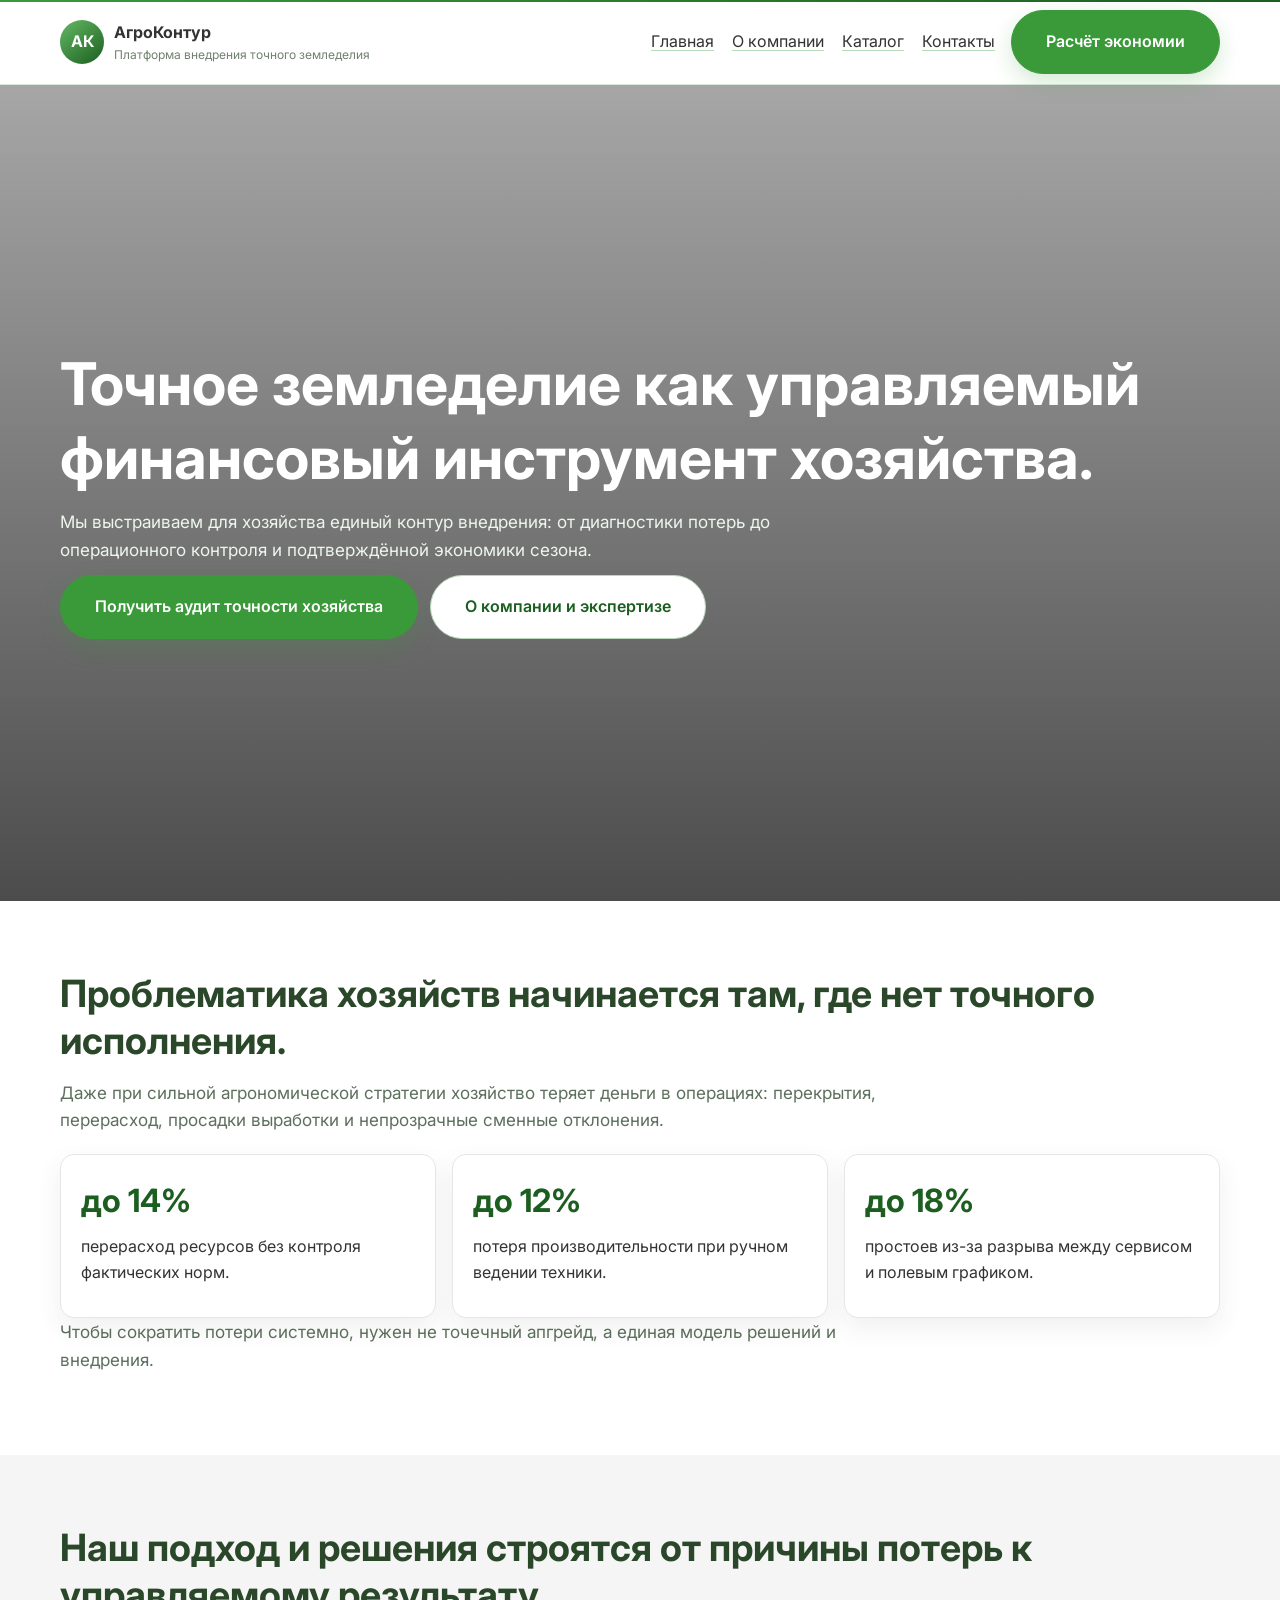
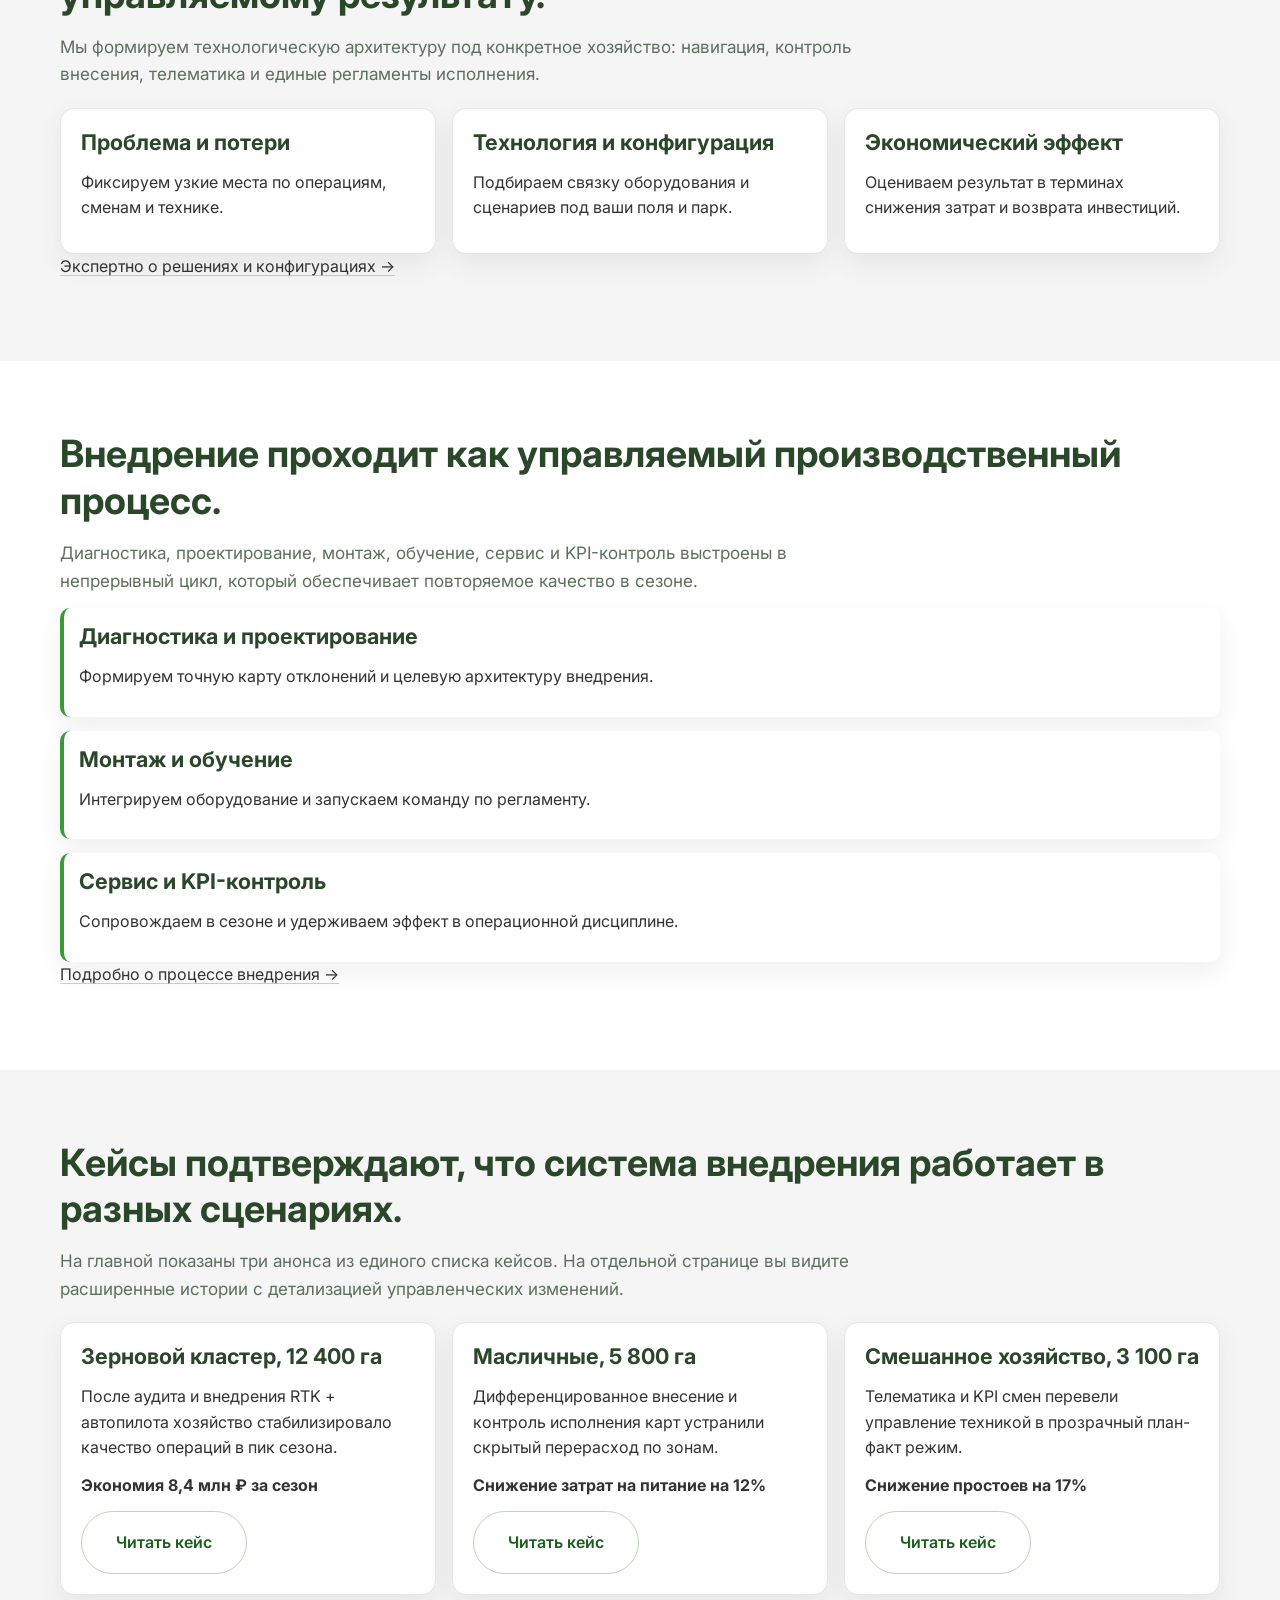
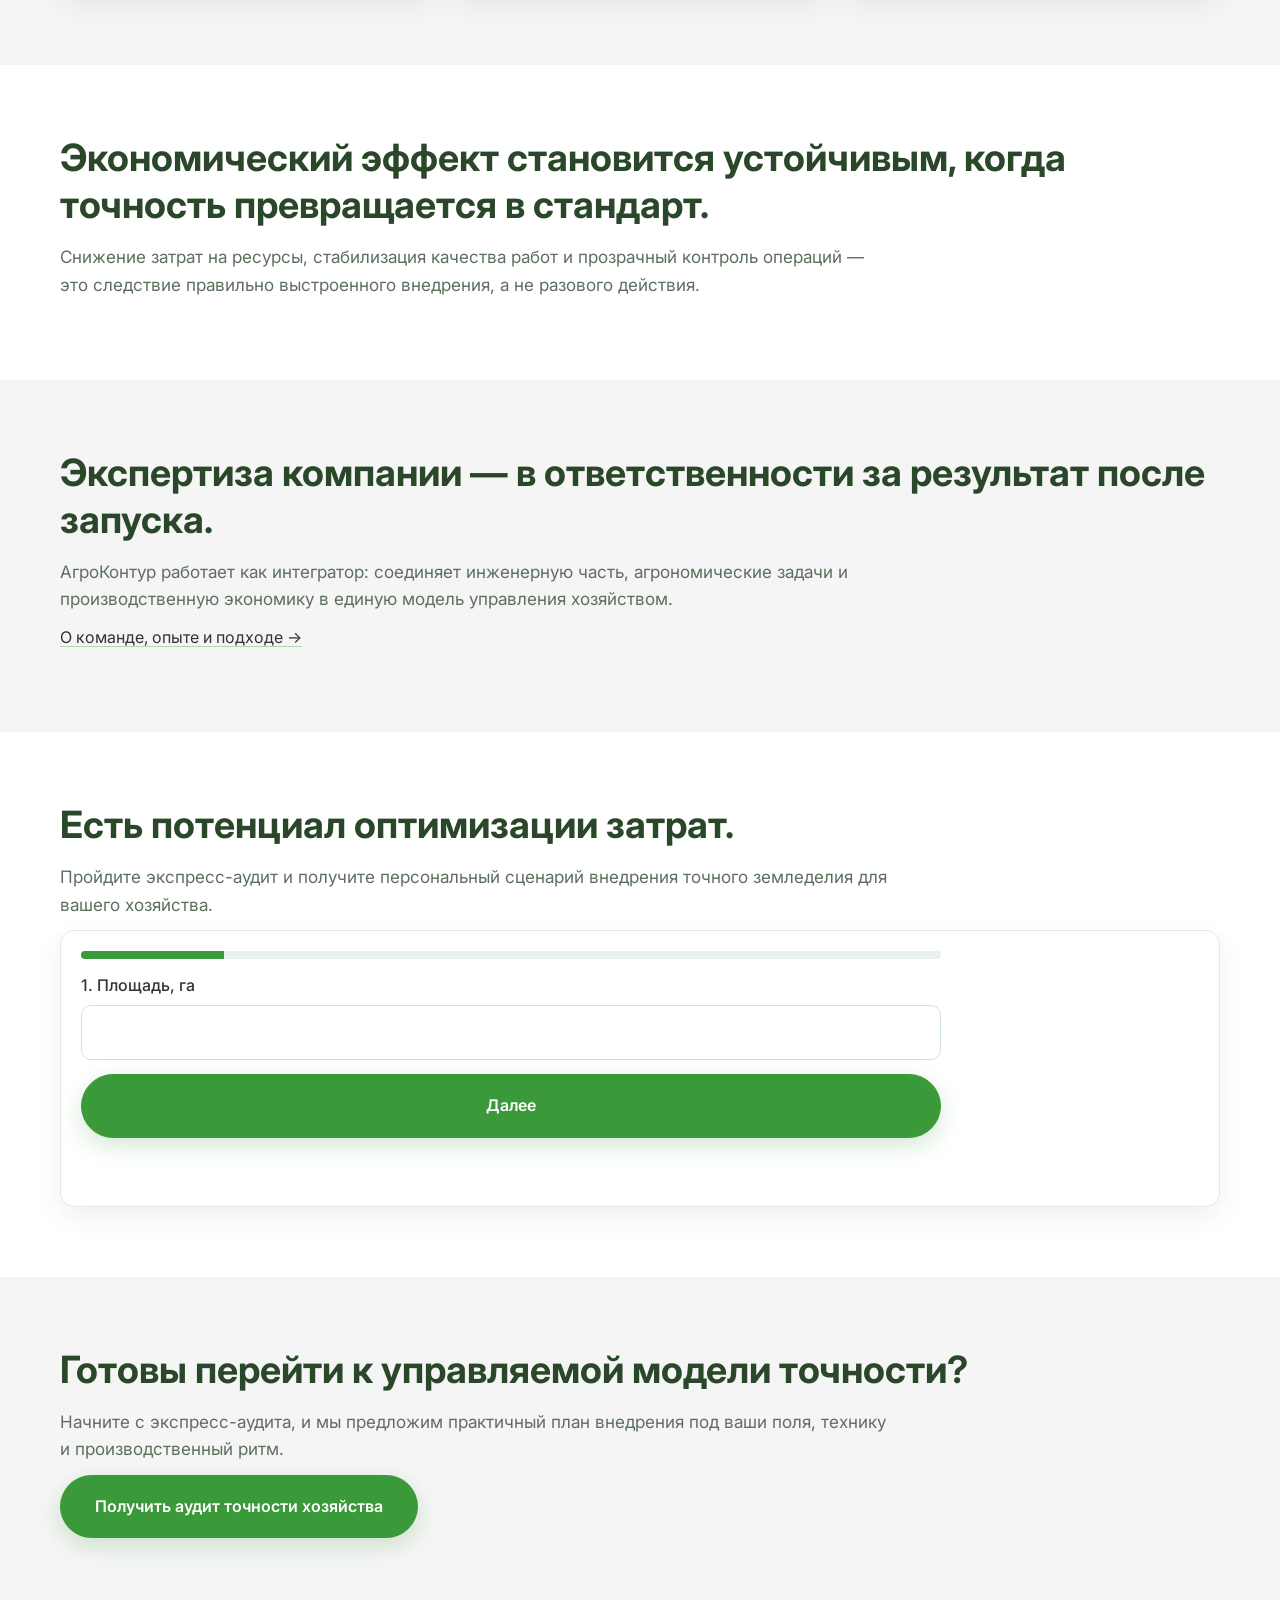
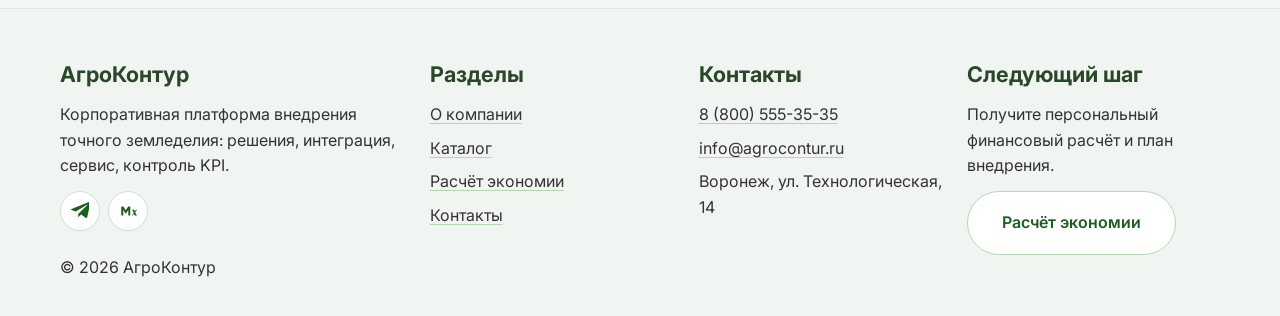
<file: index.html>
<!doctype html>
<html lang="ru">
<head>
  <meta charset="UTF-8">
  <meta name="viewport" content="width=device-width, initial-scale=1.0">
  <meta name="description" content="АгроКонтур — цельная презентация системы внедрения точного земледелия для агробизнеса.">
  <title>АгроКонтур — система внедрения точного земледелия</title>
  <link rel="icon" href="/img/favicon.ico">
  <link rel="stylesheet" href="/css/main.css">
</head>
<body data-page="home">
<div data-include="header"></div>
<main>
  <section class="story hero">
    <div class="container">
      <h1>Точное земледелие как управляемый финансовый инструмент хозяйства.</h1>
      <p class="lead">Мы выстраиваем для хозяйства единый контур внедрения: от диагностики потерь до операционного контроля и подтверждённой экономики сезона.</p>
      <div class="hero-actions">
        <a class="btn-primary" href="#quiz-audit">Получить аудит точности хозяйства</a>
        <a class="btn-secondary" href="/about/">О компании и экспертизе</a>
      </div>
    </div>
  </section>

  <section class="story">
    <div class="container">
      <h2>Проблематика хозяйств начинается там, где нет точного исполнения.</h2>
      <p class="lead">Даже при сильной агрономической стратегии хозяйство теряет деньги в операциях: перекрытия, перерасход, просадки выработки и непрозрачные сменные отклонения.</p>
      <div class="metric-grid">
        <article class="panel"><p class="metric">до 14%</p><p>перерасход ресурсов без контроля фактических норм.</p></article>
        <article class="panel"><p class="metric">до 12%</p><p>потеря производительности при ручном ведении техники.</p></article>
        <article class="panel"><p class="metric">до 18%</p><p>простоев из-за разрыва между сервисом и полевым графиком.</p></article>
      </div>
      <p class="lead">Чтобы сократить потери системно, нужен не точечный апгрейд, а единая модель решений и внедрения.</p>
    </div>
  </section>

  <section class="story alt">
    <div class="container">
      <h2>Наш подход и решения строятся от причины потерь к управляемому результату.</h2>
      <p class="lead">Мы формируем технологическую архитектуру под конкретное хозяйство: навигация, контроль внесения, телематика и единые регламенты исполнения.</p>
      <div class="card-grid">
        <article class="card"><h3>Проблема и потери</h3><p>Фиксируем узкие места по операциям, сменам и технике.</p></article>
        <article class="card"><h3>Технология и конфигурация</h3><p>Подбираем связку оборудования и сценариев под ваши поля и парк.</p></article>
        <article class="card"><h3>Экономический эффект</h3><p>Оцениваем результат в терминах снижения затрат и возврата инвестиций.</p></article>
      </div>
      <p><a class="link-inline" href="/solutions/">Экспертно о решениях и конфигурациях →</a></p>
    </div>
  </section>

  <section class="story">
    <div class="container">
      <h2>Внедрение проходит как управляемый производственный процесс.</h2>
      <p class="lead">Диагностика, проектирование, монтаж, обучение, сервис и KPI-контроль выстроены в непрерывный цикл, который обеспечивает повторяемое качество в сезоне.</p>
      <div class="timeline">
        <article><h3>Диагностика и проектирование</h3><p>Формируем точную карту отклонений и целевую архитектуру внедрения.</p></article>
        <article><h3>Монтаж и обучение</h3><p>Интегрируем оборудование и запускаем команду по регламенту.</p></article>
        <article><h3>Сервис и KPI-контроль</h3><p>Сопровождаем в сезоне и удерживаем эффект в операционной дисциплине.</p></article>
      </div>
      <p><a class="link-inline" href="/implementation/">Подробно о процессе внедрения →</a></p>
    </div>
  </section>

  <section class="story alt">
    <div class="container">
      <h2>Кейсы подтверждают, что система внедрения работает в разных сценариях.</h2>
      <p class="lead">На главной показаны три анонса из единого списка кейсов. На отдельной странице вы видите расширенные истории с детализацией управленческих изменений.</p>
      <div class="card-grid" id="homepage-cases"></div>
    </div>
  </section>

  <section class="story">
    <div class="container">
      <h2>Экономический эффект становится устойчивым, когда точность превращается в стандарт.</h2>
      <p class="lead">Снижение затрат на ресурсы, стабилизация качества работ и прозрачный контроль операций — это следствие правильно выстроенного внедрения, а не разового действия.</p>
    </div>
  </section>

  <section class="story alt">
    <div class="container">
      <h2>Экспертиза компании — в ответственности за результат после запуска.</h2>
      <p class="lead">АгроКонтур работает как интегратор: соединяет инженерную часть, агрономические задачи и производственную экономику в единую модель управления хозяйством.</p>
      <p><a class="link-inline" href="/about/">О команде, опыте и подходе →</a></p>
    </div>
  </section>

  <section class="story" id="quiz-audit">
    <div class="container">
      <h2>Есть потенциал оптимизации затрат.</h2>
      <p class="lead">Пройдите экспресс-аудит и получите персональный сценарий внедрения точного земледелия для вашего хозяйства.</p>
      <article class="card quiz-wrap">
        <!-- Вставьте ваш Formspree endpoint -->
        <form id="quiz-form" class="form" data-ajax-form="true" method="POST" action="https://formspree.io/f/XXXXXXXX">
          <div class="quiz-progress"><span id="quiz-progress-bar"></span></div>

          <div class="quiz-step active"><label>1. Площадь, га<input name="quiz_area" type="number" required></label></div>
          <div class="quiz-step"><label>2. Операции<select name="quiz_operation" required><option value="">Выберите</option><option value="sowing">Посев</option><option value="fertilizing">Внесение удобрений</option><option value="spraying">Опрыскивание</option></select></label></div>
          <div class="quiz-step"><label>3. Навигация<select name="quiz_navigation" required><option value="">Выберите</option><option>Нет</option><option>Частично</option><option>Полностью</option></select></label></div>
          <div class="quiz-step"><label>4. Контроль внесения<select name="quiz_control" required><option value="">Выберите</option><option>Нет</option><option>Частично</option><option>Полный</option></select></label></div>
          <div class="quiz-step" data-conditional="fert"><label>5. Тип удобрений<select name="quiz_fert_type"><option value="">Выберите</option><option>Азотные</option><option>Фосфорные</option><option>Калийные</option><option>Комплексные</option></select></label></div>
          <div class="quiz-step"><label>6. Контакт<input name="quiz_contact" required></label></div>

          <div class="quiz-nav">
            <button class="btn-secondary" type="button" id="quiz-prev">Назад</button>
            <button class="btn-primary" type="button" id="quiz-next">Далее</button>
            <button class="btn-primary" type="submit" id="quiz-submit" style="display:none;">Получить аудит точности хозяйства</button>
          </div>
          <p class="form-status"></p>
        </form>
      </article>
    </div>
  </section>

  <section class="story alt">
    <div class="container">
      <h2>Готовы перейти к управляемой модели точности?</h2>
      <p class="lead">Начните с экспресс-аудита, и мы предложим практичный план внедрения под ваши поля, технику и производственный ритм.</p>
      <a class="btn-primary" href="#quiz-audit">Получить аудит точности хозяйства</a>
    </div>
  </section>
</main>
<div data-include="footer"></div>
<script src="/js/cases-data.js" defer></script>
<script src="/js/main.js" defer></script>
</body>
</html>
</file>
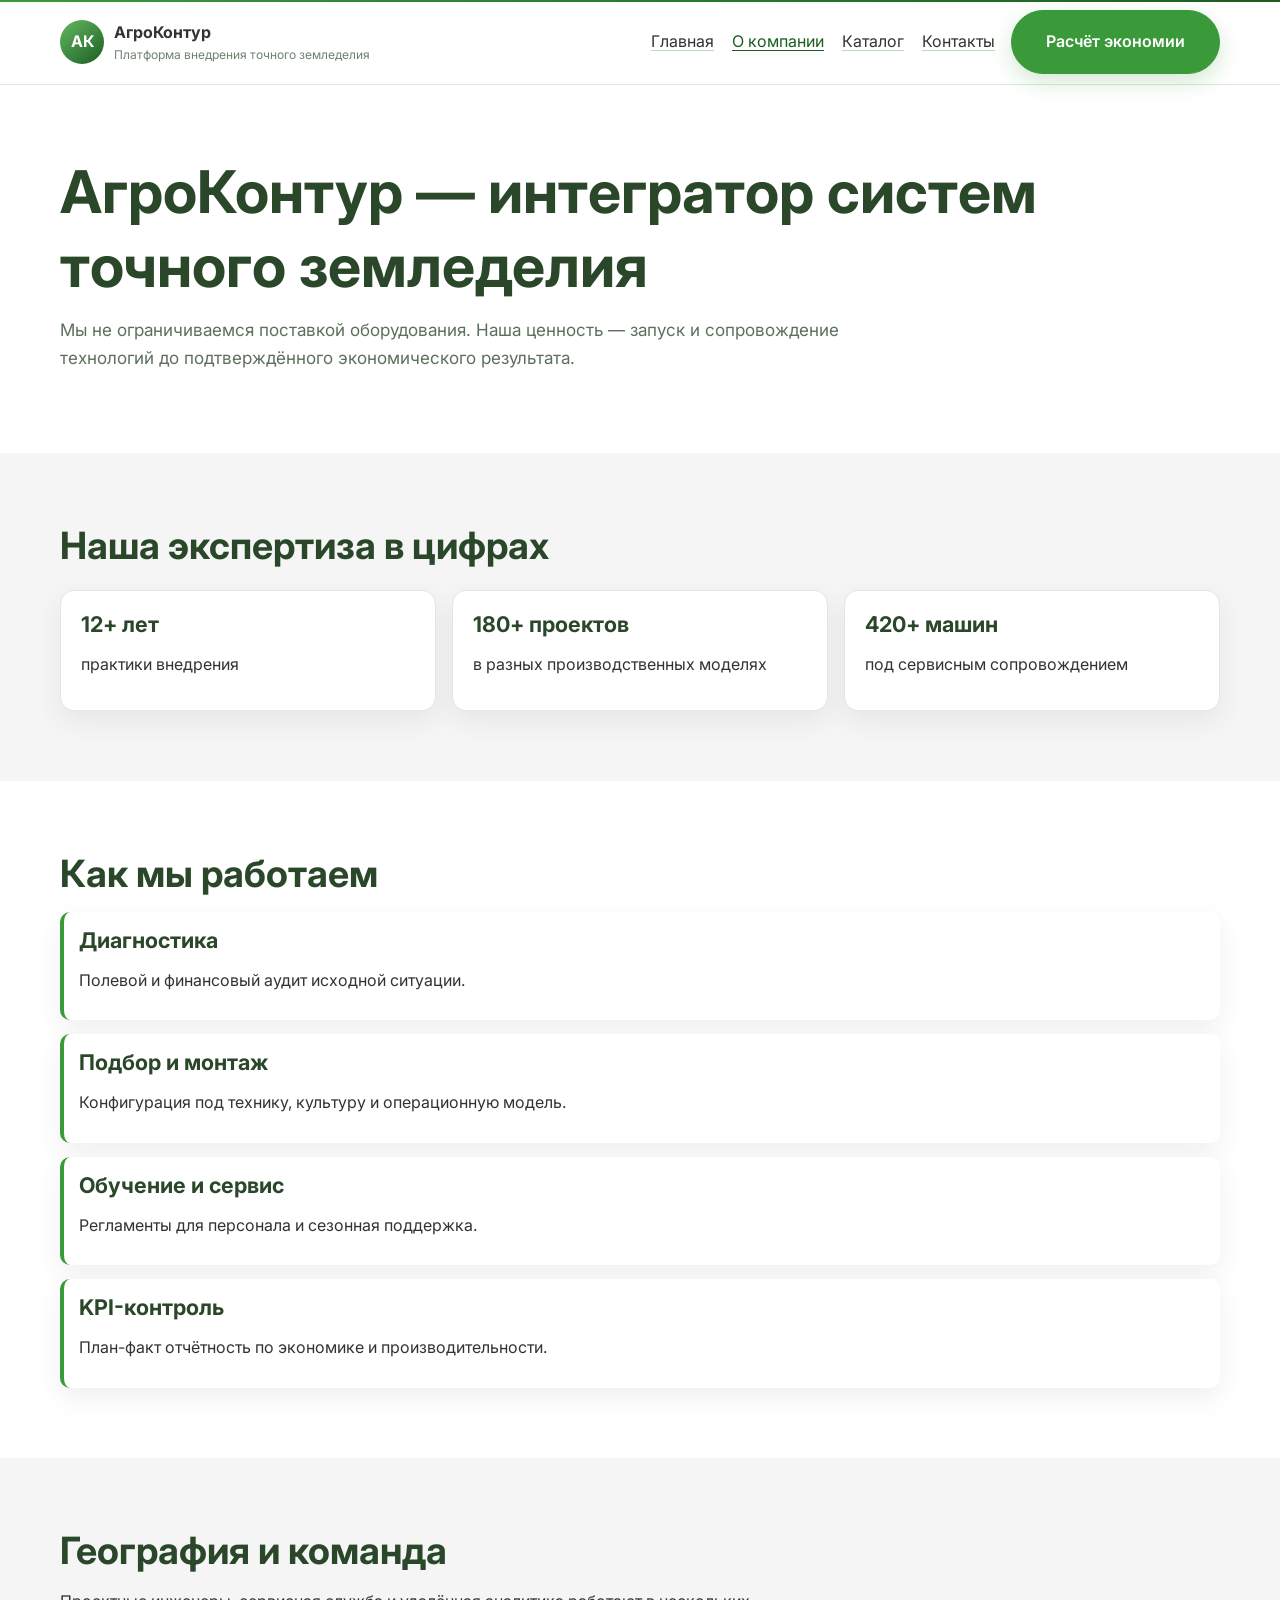
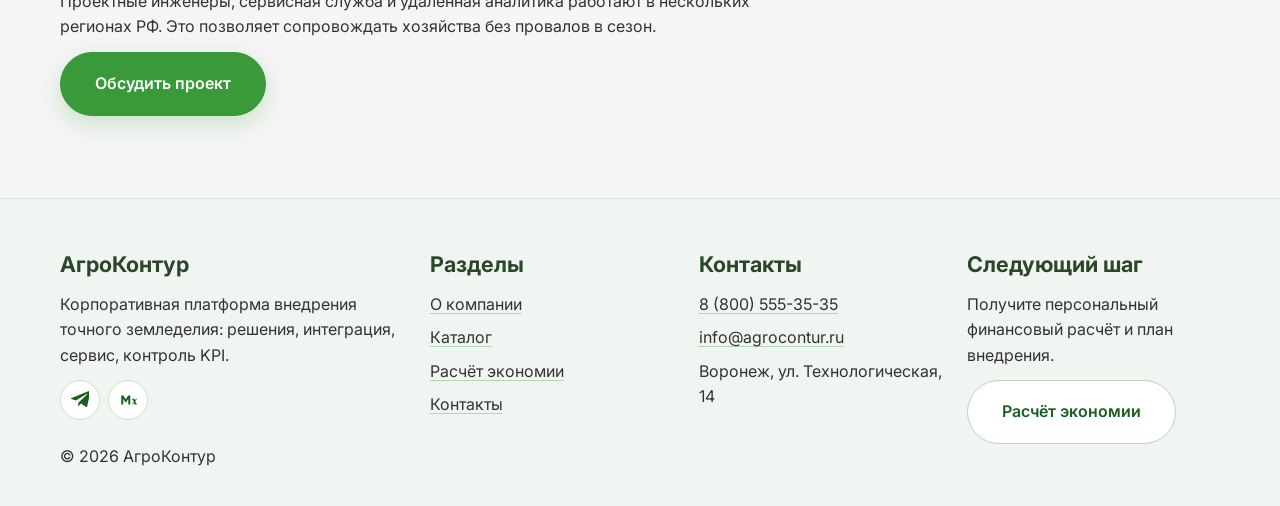
<file: about/index.html>
<!doctype html>
<html lang="ru"><head><meta charset="UTF-8"><meta name="viewport" content="width=device-width, initial-scale=1.0"><meta name="description" content="О компании АгроКонтур."><title>О компании — АгроКонтур</title><link rel="stylesheet" href="/css/main.css"></head>
<body data-page="about"><div data-include="header"></div><main>
<section class="story"><div class="container"><h1>АгроКонтур — интегратор систем точного земледелия</h1><p class="lead">Мы не ограничиваемся поставкой оборудования. Наша ценность — запуск и сопровождение технологий до подтверждённого экономического результата.</p></div></section>
<section class="story alt"><div class="container"><h2>Наша экспертиза в цифрах</h2><div class="card-grid"><article class="card"><h3>12+ лет</h3><p>практики внедрения</p></article><article class="card"><h3>180+ проектов</h3><p>в разных производственных моделях</p></article><article class="card"><h3>420+ машин</h3><p>под сервисным сопровождением</p></article></div></div></section>
<section class="story"><div class="container"><h2>Как мы работаем</h2><div class="timeline"><article><h3>Диагностика</h3><p>Полевой и финансовый аудит исходной ситуации.</p></article><article><h3>Подбор и монтаж</h3><p>Конфигурация под технику, культуру и операционную модель.</p></article><article><h3>Обучение и сервис</h3><p>Регламенты для персонала и сезонная поддержка.</p></article><article><h3>KPI-контроль</h3><p>План-факт отчётность по экономике и производительности.</p></article></div></div></section>
<section class="story alt"><div class="container"><h2>География и команда</h2><p>Проектные инженеры, сервисная служба и удалённая аналитика работают в нескольких регионах РФ. Это позволяет сопровождать хозяйства без провалов в сезон.</p><p><a class="btn-primary" href="/contact/">Обсудить проект</a></p></div></section>
</main><div data-include="footer"></div><script src="/js/main.js" defer></script></body></html>
</file>
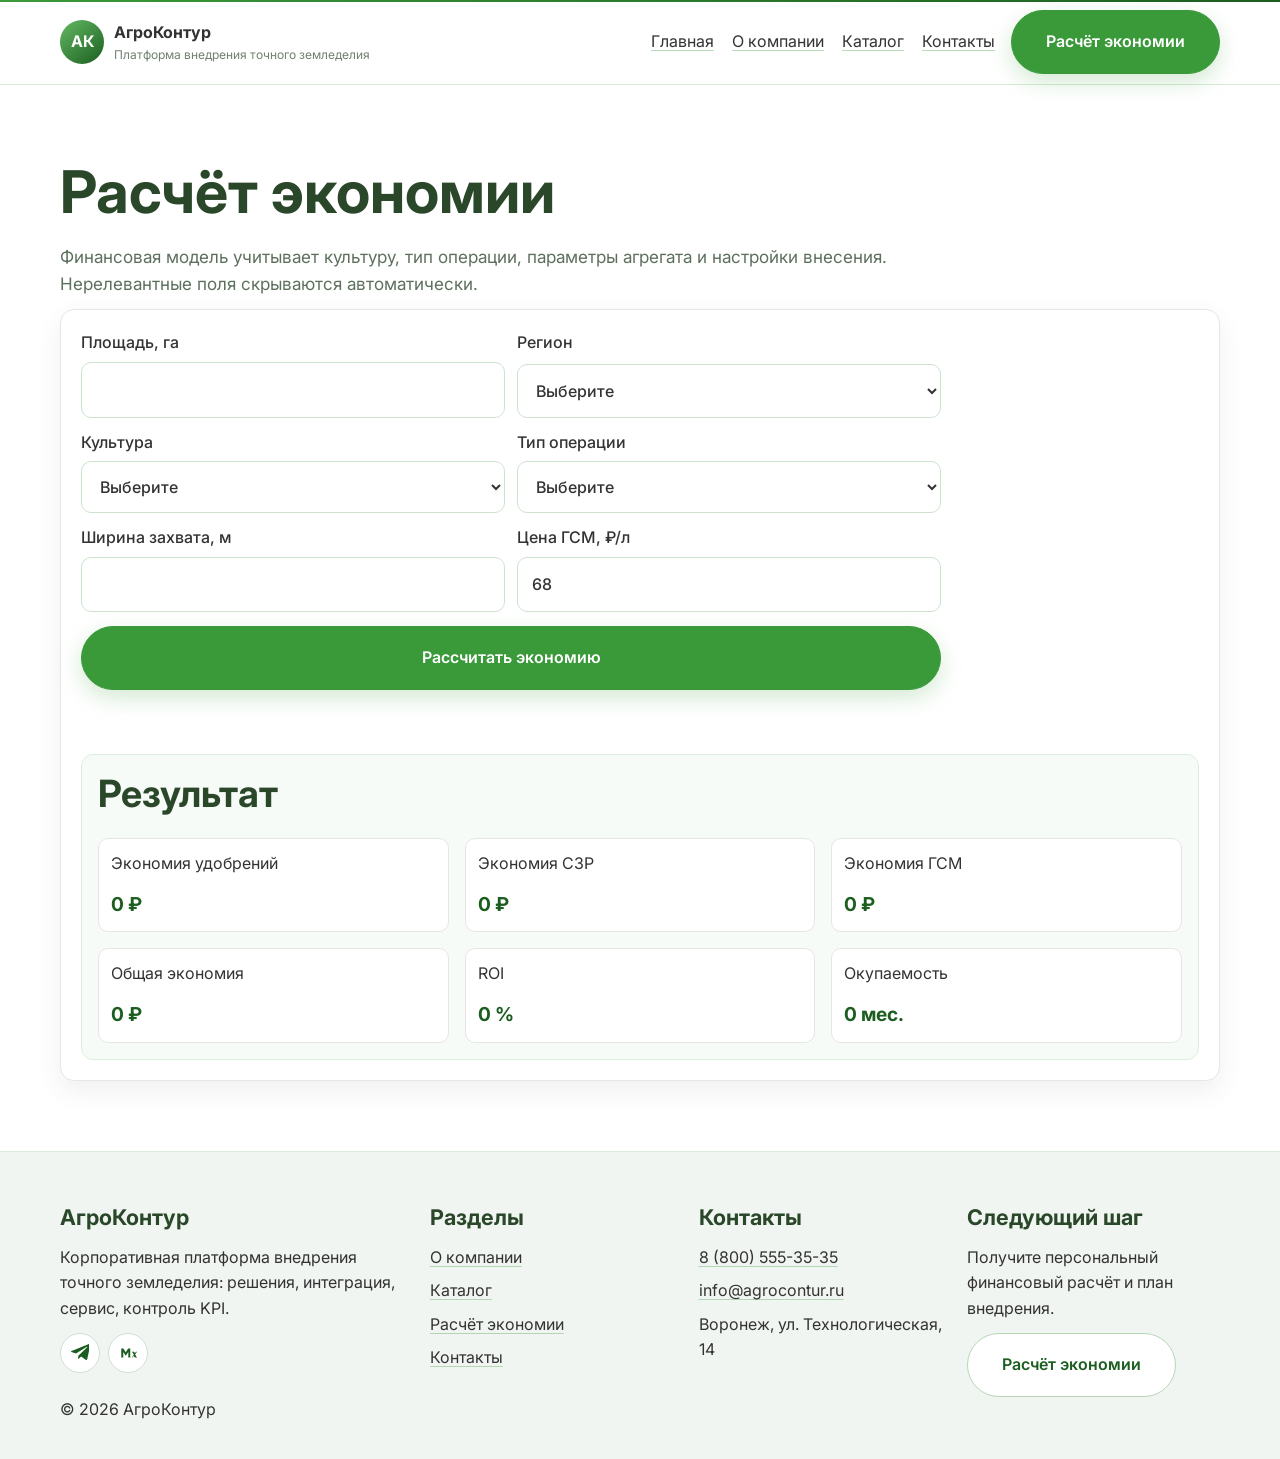
<file: calc/index.html>
<!doctype html>
<html lang="ru">
<head>
  <meta charset="UTF-8"><meta name="viewport" content="width=device-width, initial-scale=1.0">
  <meta name="description" content="Страница расчёта экономии внедрения точного земледелия.">
  <title>Расчёт экономии — АгроКонтур</title>
  <link rel="stylesheet" href="/css/main.css">
</head>
<body data-page="home">
<div data-include="header"></div>
<main>
<section class="story">
  <div class="container">
    <h1>Расчёт экономии</h1>
    <p class="lead">Финансовая модель учитывает культуру, тип операции, параметры агрегата и настройки внесения. Нерелевантные поля скрываются автоматически.</p>
    <article class="card">
      <!-- Вставьте ваш Formspree endpoint -->
      <form id="payback-form" class="form" data-ajax-form="true" method="POST" action="https://formspree.io/f/XXXXXXXX">
        <div class="form-grid">
          <label>Площадь, га<input type="number" name="area" min="100" required></label>
          <label>Регион<select name="region" required><option value="">Выберите</option><option>ЦФО</option><option>ЮФО</option><option>ПФО</option><option>СФО</option><option>УФО</option><option>СКФО</option></select></label>
          <label>Культура<select name="crop" required>
            <option value="">Выберите</option>
            <option value="wheat">Пшеница</option><option value="barley">Ячмень</option><option value="corn">Кукуруза</option><option value="sunflower">Подсолнечник</option>
            <option value="rapeseed">Рапс</option><option value="soy">Соя</option><option value="sugarbeet">Сахарная свёкла</option><option value="pea">Горох</option>
            <option value="oat">Овёс</option><option value="rye">Рожь</option><option value="flax">Лён</option><option value="rice">Рис</option>
          </select></label>
          <label>Тип операции<select name="operation" id="calc-operation" required><option value="">Выберите</option><option value="sowing">Посев</option><option value="fertilizing">Удобрения</option><option value="spraying">Опрыскивание</option></select></label>

          <label id="fert-type-wrap" style="display:none;">Тип удобрений<select name="fertType" id="calc-fert-type"><option value="">Выберите</option><option value="nitrogen">Азотные</option><option value="phosphorus">Фосфорные</option><option value="potassium">Калийные</option><option value="complex">Комплексные</option></select></label>
          <label id="rate-wrap" style="display:none;">Норма внесения, кг/л<input type="number" name="rate" id="calc-rate" min="1" step="0.1"></label>

          <label>Ширина захвата, м<input type="number" name="capture" min="3" max="48" step="0.5" required></label>
          <label>Цена ГСМ, ₽/л<input type="number" name="fuelPrice" min="30" step="0.1" value="68"></label>
        </div>

        <input type="hidden" name="calc_total"><input type="hidden" name="calc_roi"><input type="hidden" name="calc_payback">
        <button class="btn-primary" type="submit">Рассчитать экономию</button>
        <p class="form-status"></p>
      </form>

      <div class="calc-result">
        <h2>Результат</h2>
        <div class="result-grid">
          <div class="result-item"><p>Экономия удобрений</p><strong id="out-fert">0 ₽</strong></div>
          <div class="result-item"><p>Экономия СЗР</p><strong id="out-chem">0 ₽</strong></div>
          <div class="result-item"><p>Экономия ГСМ</p><strong id="out-fuel">0 ₽</strong></div>
          <div class="result-item"><p>Общая экономия</p><strong id="out-total">0 ₽</strong></div>
          <div class="result-item"><p>ROI</p><strong id="out-roi">0 %</strong></div>
          <div class="result-item"><p>Окупаемость</p><strong id="out-payback">0 мес.</strong></div>
        </div>
      </div>
    </article>
  </div>
</section>
</main>
<div data-include="footer"></div>
<script src="/js/cases-data.js" defer></script>
<script src="/js/main.js" defer></script>
</body>
</html>
</file>
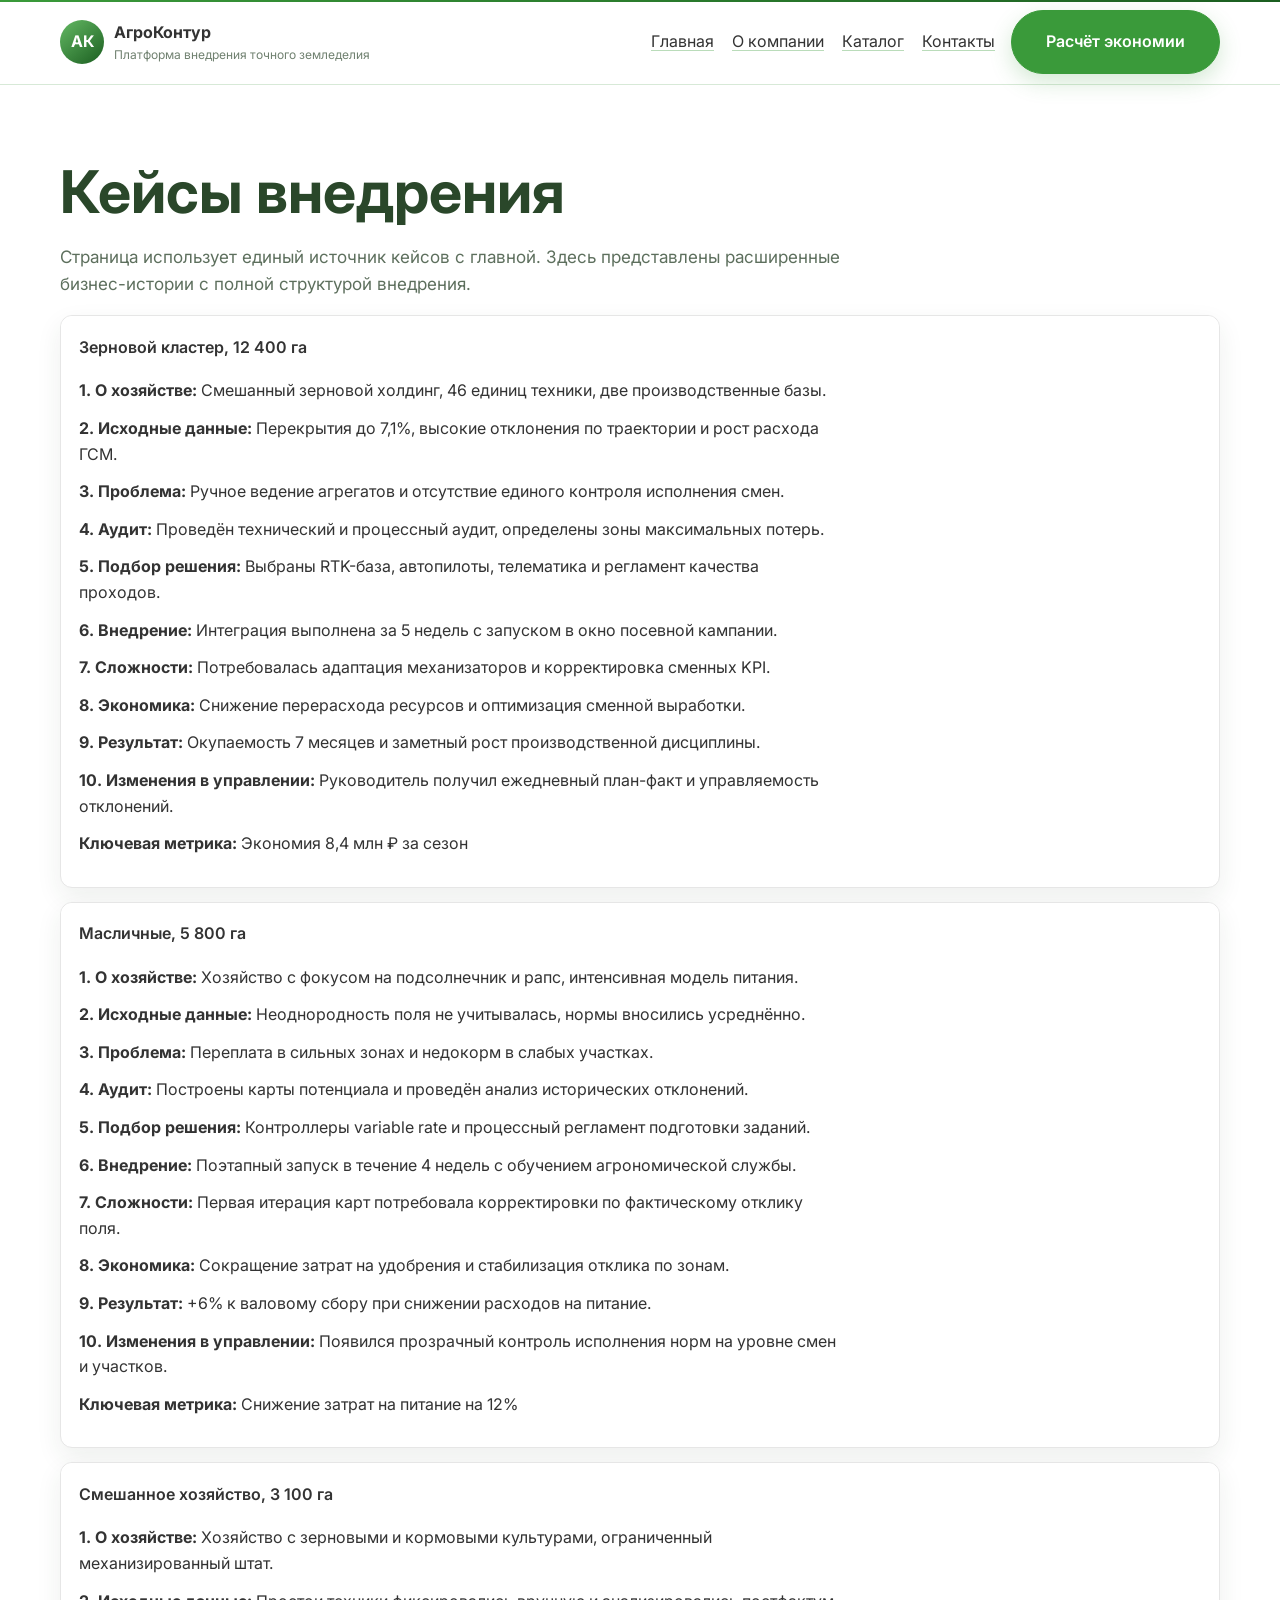
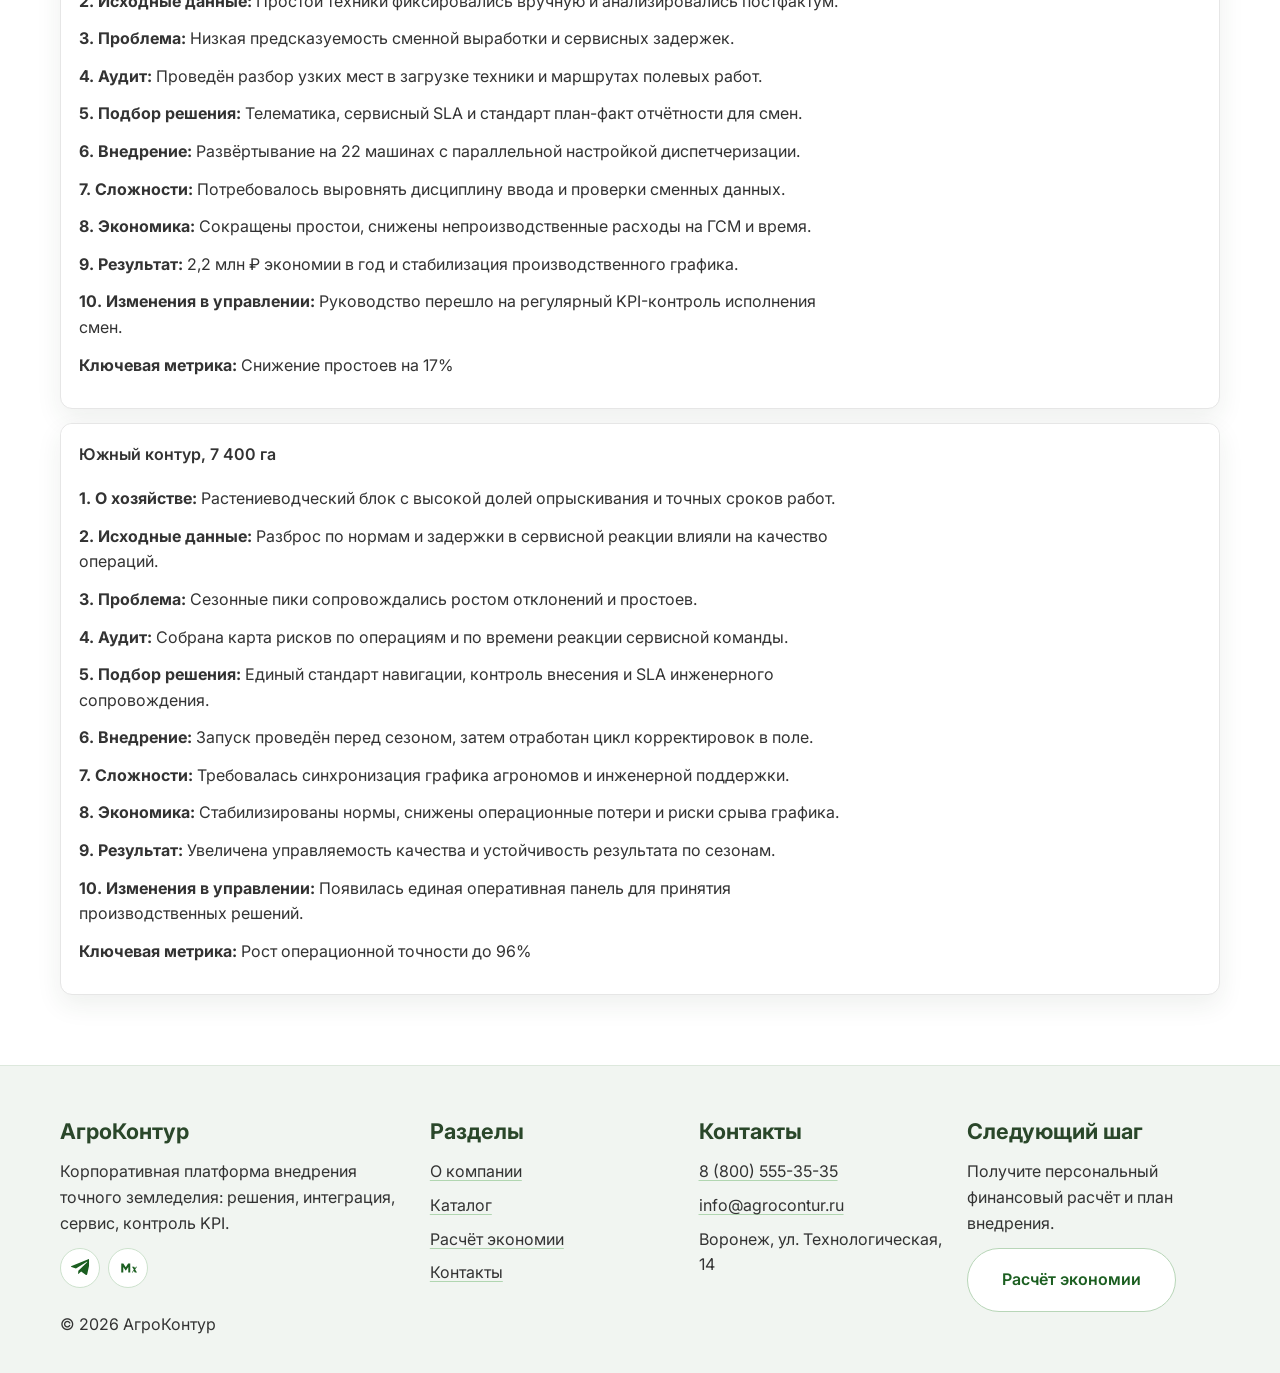
<file: cases/index.html>
<!doctype html>
<html lang="ru">
<head>
  <meta charset="UTF-8">
  <meta name="viewport" content="width=device-width, initial-scale=1.0">
  <meta name="description" content="Подробные кейсы внедрения точного земледелия из единого списка проектов.">
  <title>Кейсы — АгроКонтур</title>
  <link rel="stylesheet" href="/css/main.css">
</head>
<body data-page="home">
<div data-include="header"></div>
<main>
  <section class="story">
    <div class="container">
      <h1>Кейсы внедрения</h1>
      <p class="lead">Страница использует единый источник кейсов с главной. Здесь представлены расширенные бизнес-истории с полной структурой внедрения.</p>
      <div class="acc-list" id="cases-page-list"></div>
    </div>
  </section>
</main>
<div data-include="footer"></div>
<script src="/js/cases-data.js" defer></script>
<script src="/js/main.js" defer></script>
</body>
</html>
</file>
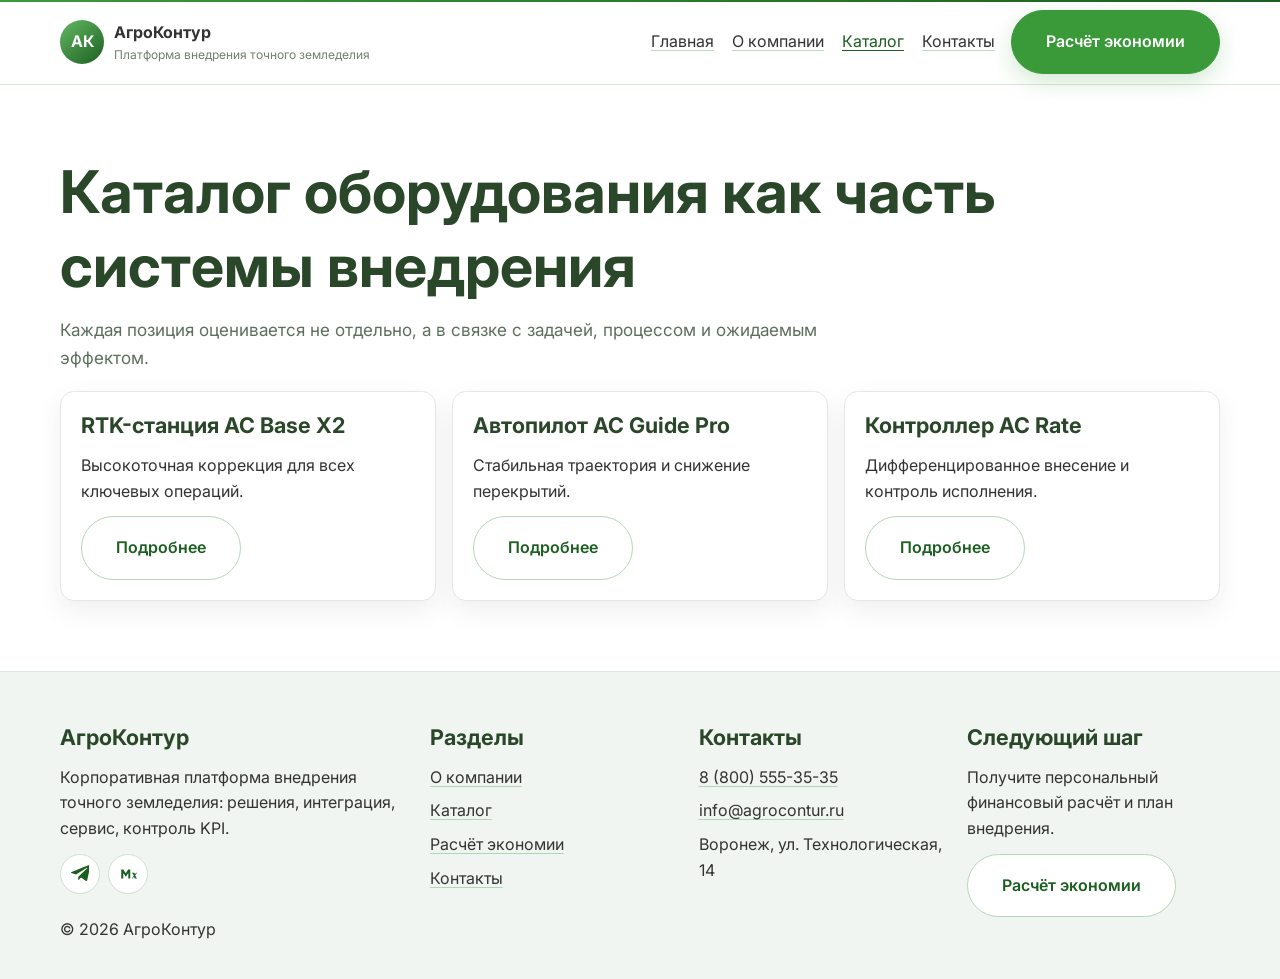
<file: catalog/index.html>
<!doctype html>
<html lang="ru"><head><meta charset="UTF-8"><meta name="viewport" content="width=device-width, initial-scale=1.0"><meta name="description" content="Каталог решений точного земледелия."><title>Каталог — АгроКонтур</title><link rel="stylesheet" href="/css/main.css"></head>
<body data-page="catalog"><div data-include="header"></div><main>
<section class="story"><div class="container"><h1>Каталог оборудования как часть системы внедрения</h1><p class="lead">Каждая позиция оценивается не отдельно, а в связке с задачей, процессом и ожидаемым эффектом.</p><div class="card-grid"><article class="card"><h3>RTK-станция AC Base X2</h3><p>Высокоточная коррекция для всех ключевых операций.</p><a class="btn-secondary" href="/product/">Подробнее</a></article><article class="card"><h3>Автопилот AC Guide Pro</h3><p>Стабильная траектория и снижение перекрытий.</p><a class="btn-secondary" href="/product/">Подробнее</a></article><article class="card"><h3>Контроллер AC Rate</h3><p>Дифференцированное внесение и контроль исполнения.</p><a class="btn-secondary" href="/product/">Подробнее</a></article></div></div></section>
</main><div data-include="footer"></div><script src="/js/main.js" defer></script></body></html>
</file>
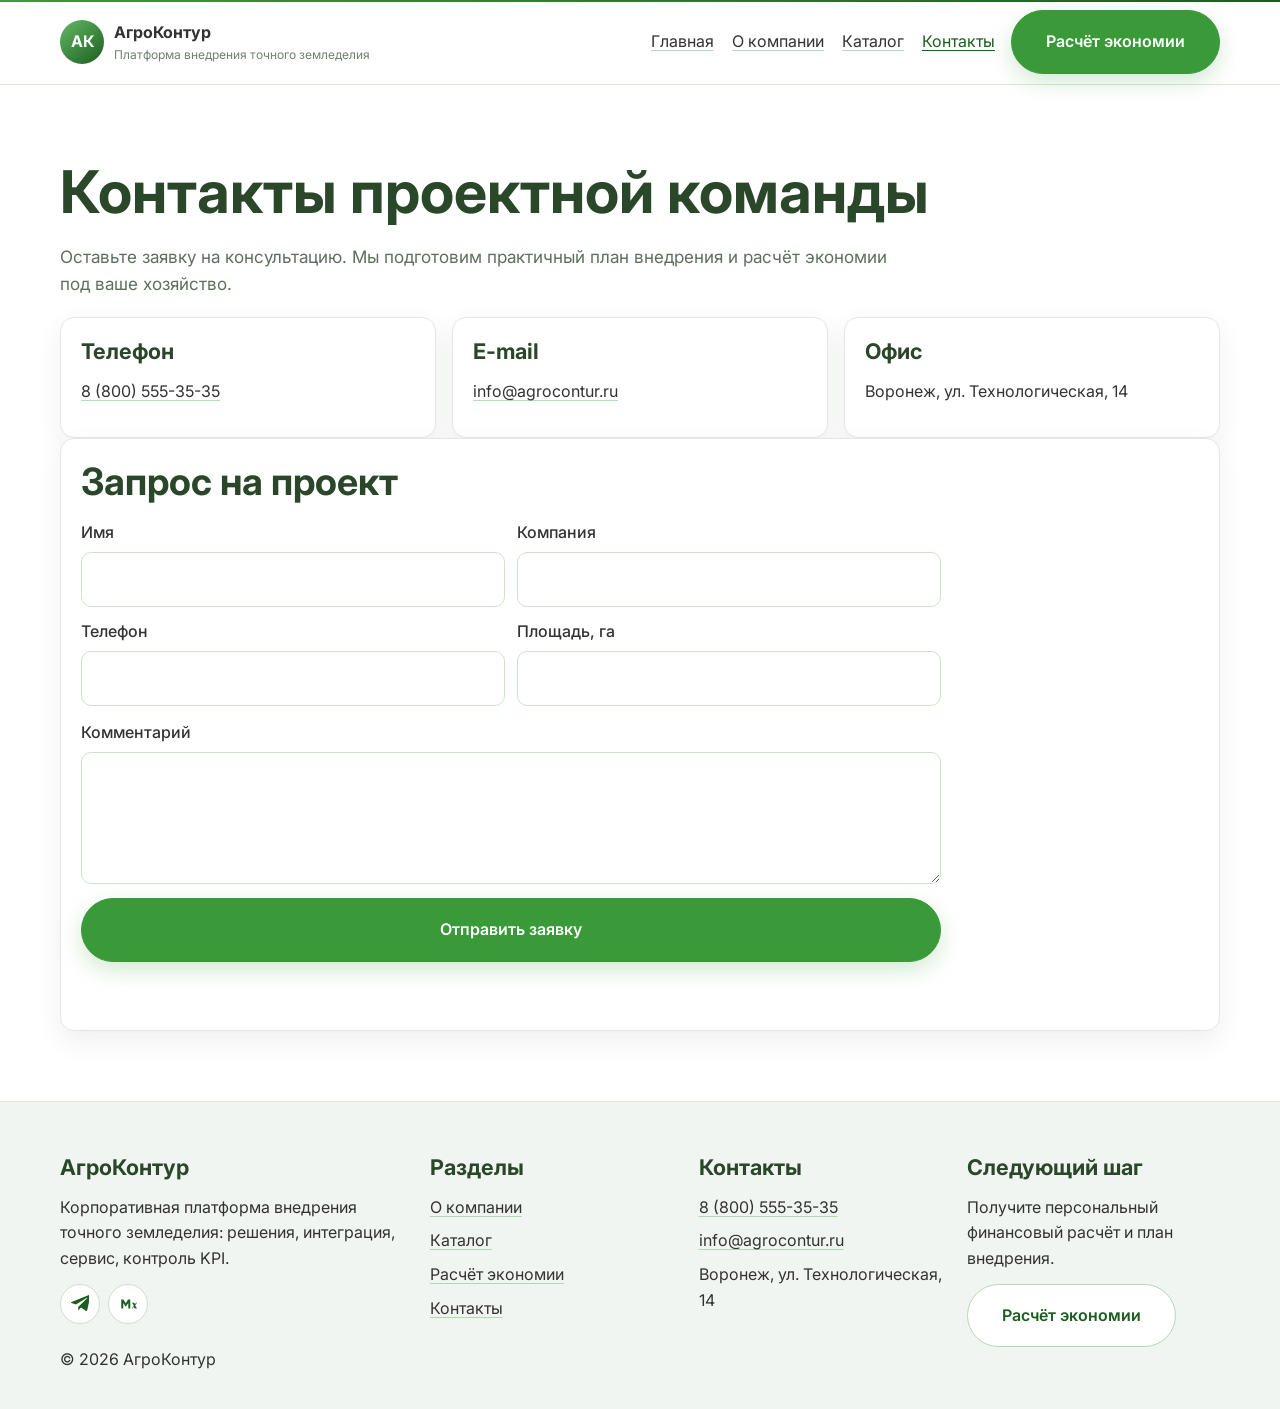
<file: contact/index.html>
<!doctype html>
<html lang="ru"><head><meta charset="UTF-8"><meta name="viewport" content="width=device-width, initial-scale=1.0"><meta name="description" content="Контакты АгроКонтур."><title>Контакты — АгроКонтур</title><link rel="stylesheet" href="/css/main.css"></head>
<body data-page="contact"><div data-include="header"></div><main>
<section class="story"><div class="container"><h1>Контакты проектной команды</h1><p class="lead">Оставьте заявку на консультацию. Мы подготовим практичный план внедрения и расчёт экономии под ваше хозяйство.</p>
<div class="card-grid"><article class="card"><h3>Телефон</h3><p><a class="link-inline" href="tel:+78005553535">8 (800) 555-35-35</a></p></article><article class="card"><h3>E-mail</h3><p><a class="link-inline" href="mailto:info@agrocontur.ru">info@agrocontur.ru</a></p></article><article class="card"><h3>Офис</h3><p>Воронеж, ул. Технологическая, 14</p></article></div>
<article class="card"><h2>Запрос на проект</h2>
<!-- Вставьте ваш Formspree endpoint -->
<form class="form" data-ajax-form="true" method="POST" action="https://formspree.io/f/XXXXXXXX"><div class="form-grid"><label>Имя<input name="name" required></label><label>Компания<input name="company" required></label><label>Телефон<input name="phone" required></label><label>Площадь, га<input type="number" name="area" required></label></div><label>Комментарий<textarea name="message" rows="4"></textarea></label><button class="btn-primary" type="submit">Отправить заявку</button><p class="form-status"></p></form></article>
</div></section>
</main><div data-include="footer"></div><script src="/js/main.js" defer></script></body></html>
</file>
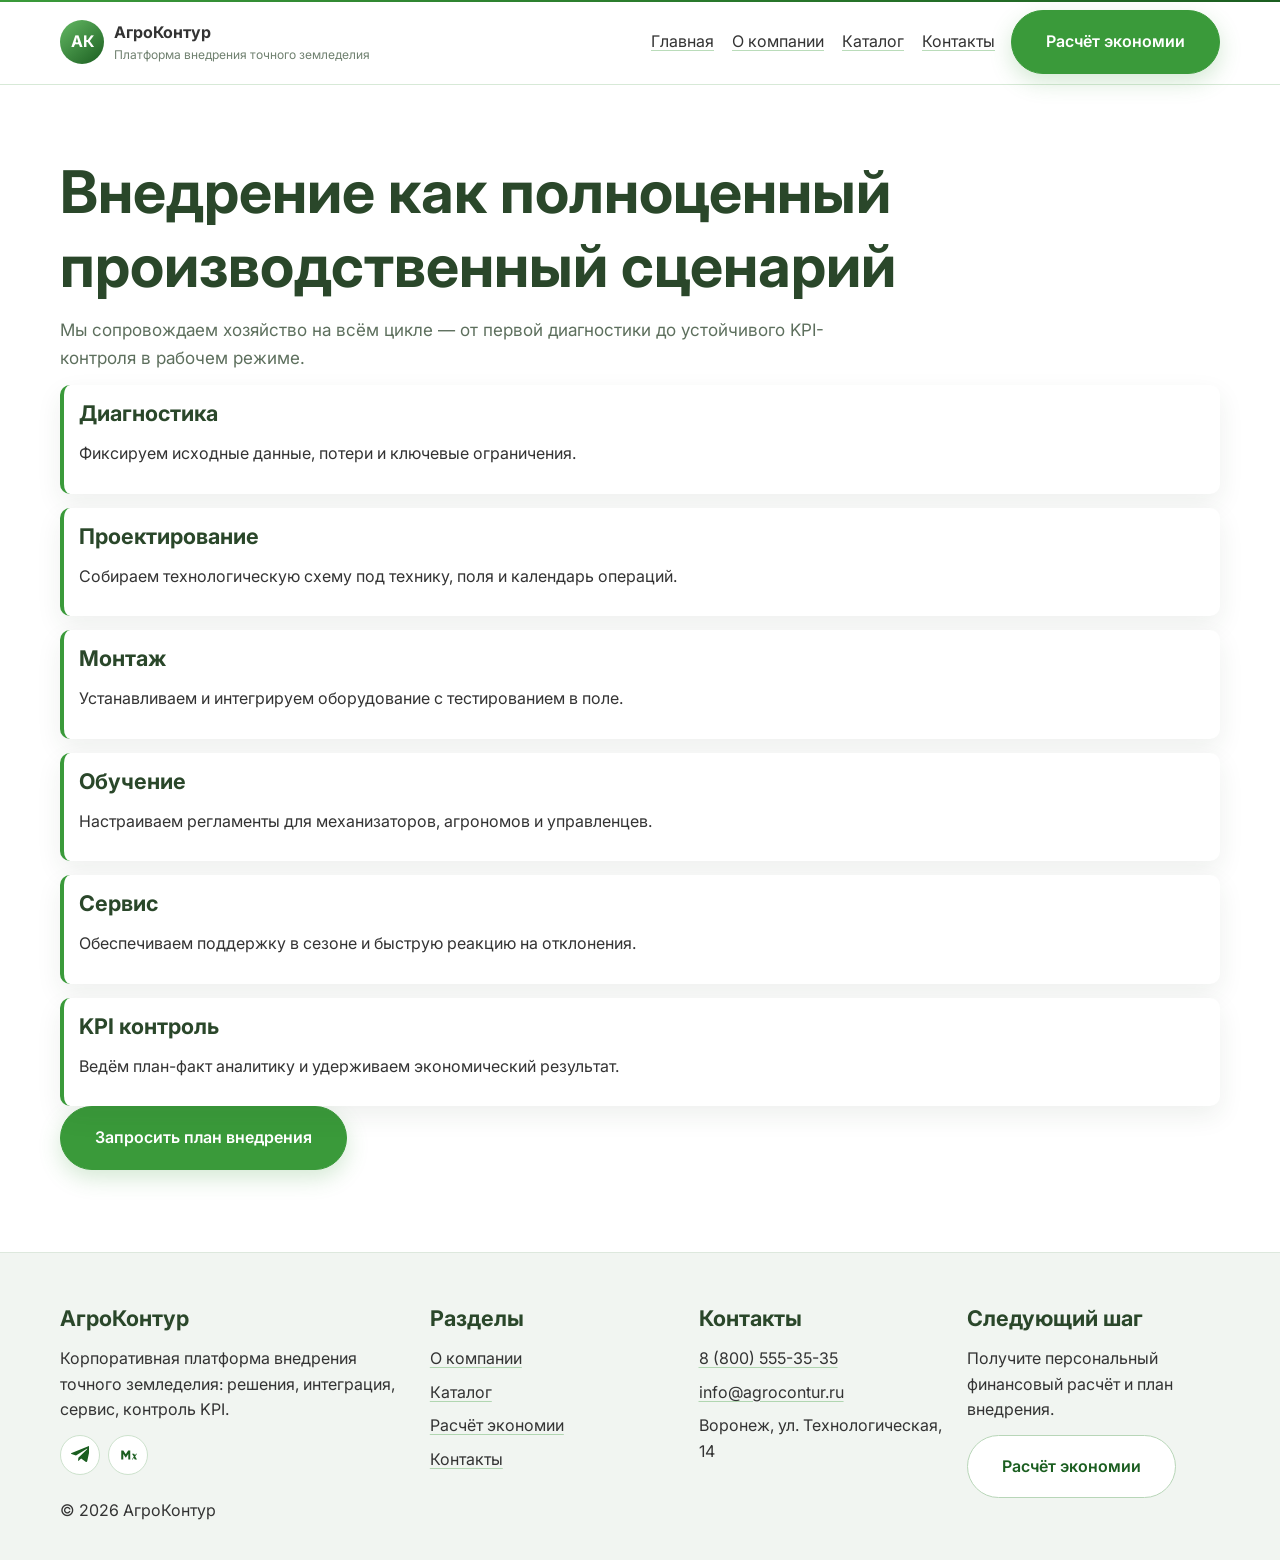
<file: implementation/index.html>
<!doctype html>
<html lang="ru">
<head><meta charset="UTF-8"><meta name="viewport" content="width=device-width, initial-scale=1.0"><meta name="description" content="Внедрение точного земледелия как управляемый процесс."><title>Внедрение — АгроКонтур</title><link rel="stylesheet" href="/css/main.css"></head>
<body data-page="home"><div data-include="header"></div><main>
<section class="story"><div class="container"><h1>Внедрение как полноценный производственный сценарий</h1><p class="lead">Мы сопровождаем хозяйство на всём цикле — от первой диагностики до устойчивого KPI-контроля в рабочем режиме.</p><div class="timeline"><article><h3>Диагностика</h3><p>Фиксируем исходные данные, потери и ключевые ограничения.</p></article><article><h3>Проектирование</h3><p>Собираем технологическую схему под технику, поля и календарь операций.</p></article><article><h3>Монтаж</h3><p>Устанавливаем и интегрируем оборудование с тестированием в поле.</p></article><article><h3>Обучение</h3><p>Настраиваем регламенты для механизаторов, агрономов и управленцев.</p></article><article><h3>Сервис</h3><p>Обеспечиваем поддержку в сезоне и быструю реакцию на отклонения.</p></article><article><h3>KPI контроль</h3><p>Ведём план-факт аналитику и удерживаем экономический результат.</p></article></div><p><a class="btn-primary" href="/contact/">Запросить план внедрения</a></p></div></section>
</main><div data-include="footer"></div><script src="/js/main.js" defer></script></body></html>
</file>
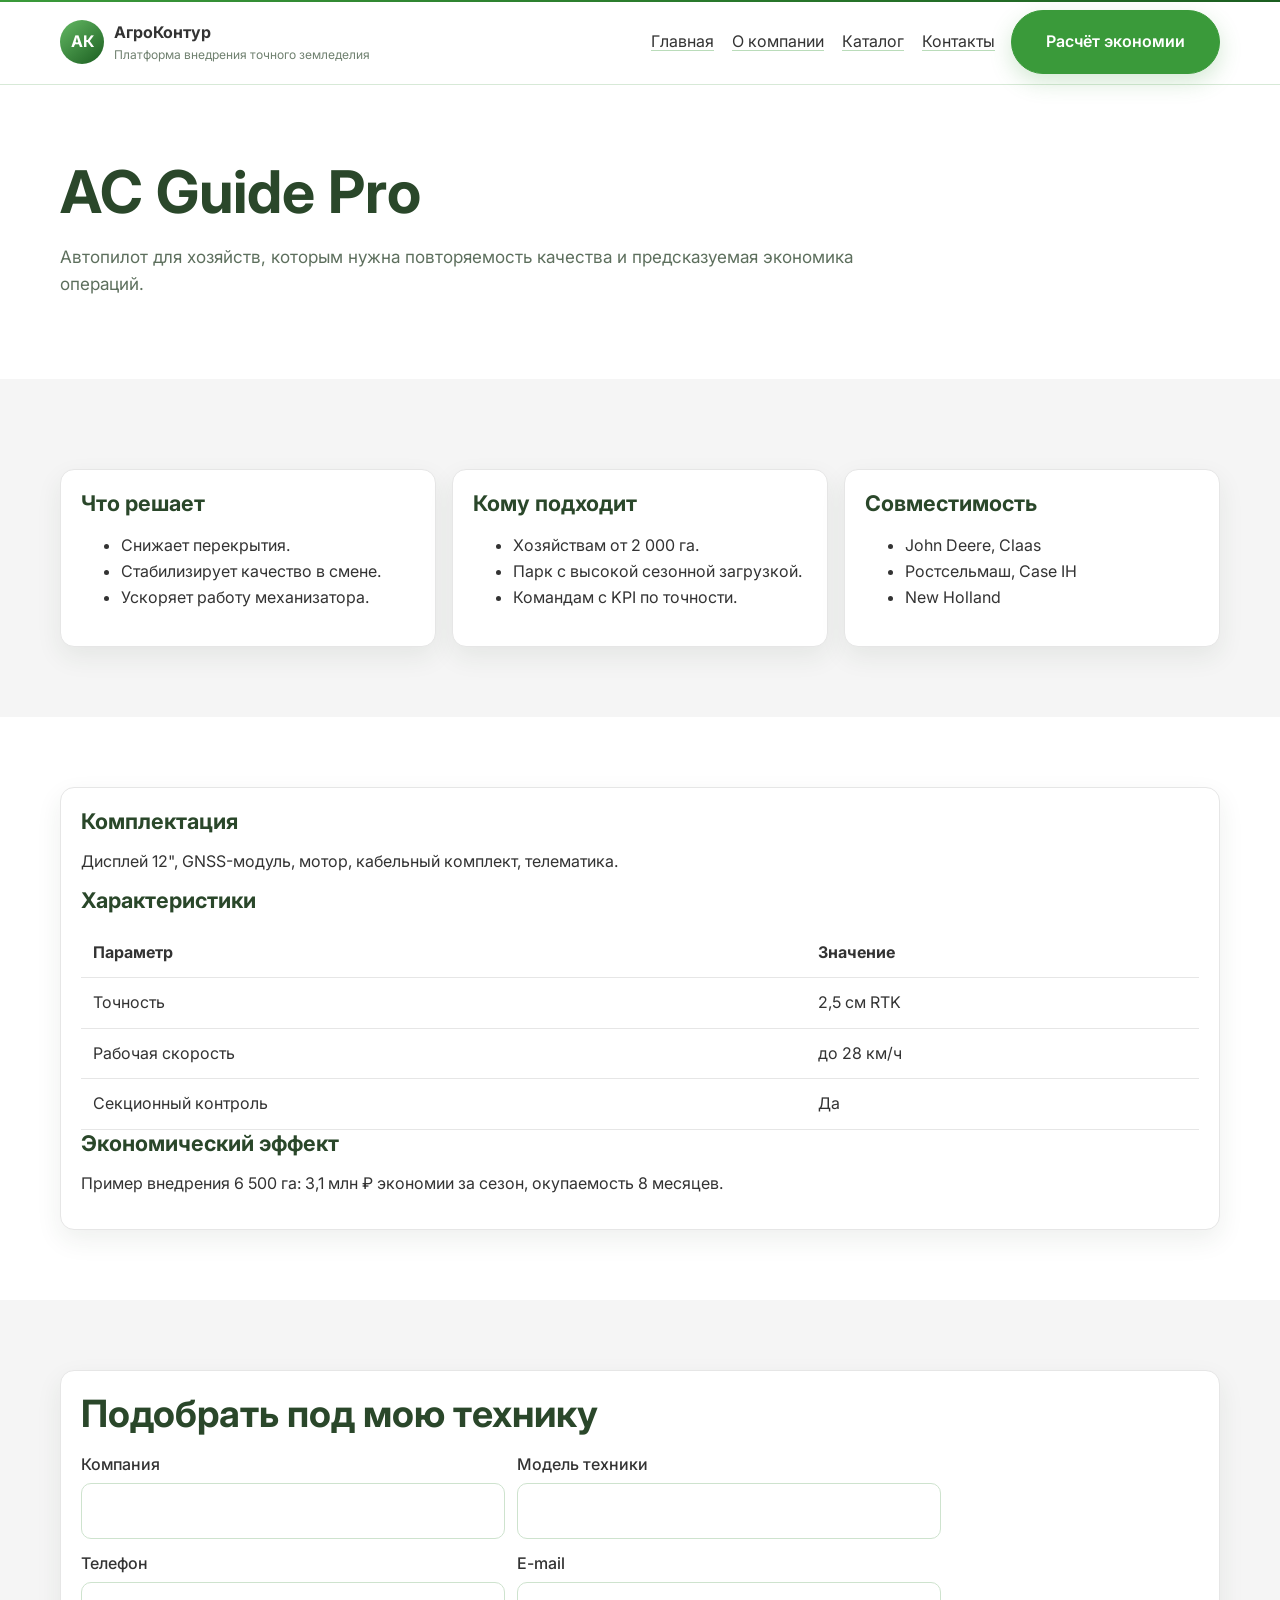
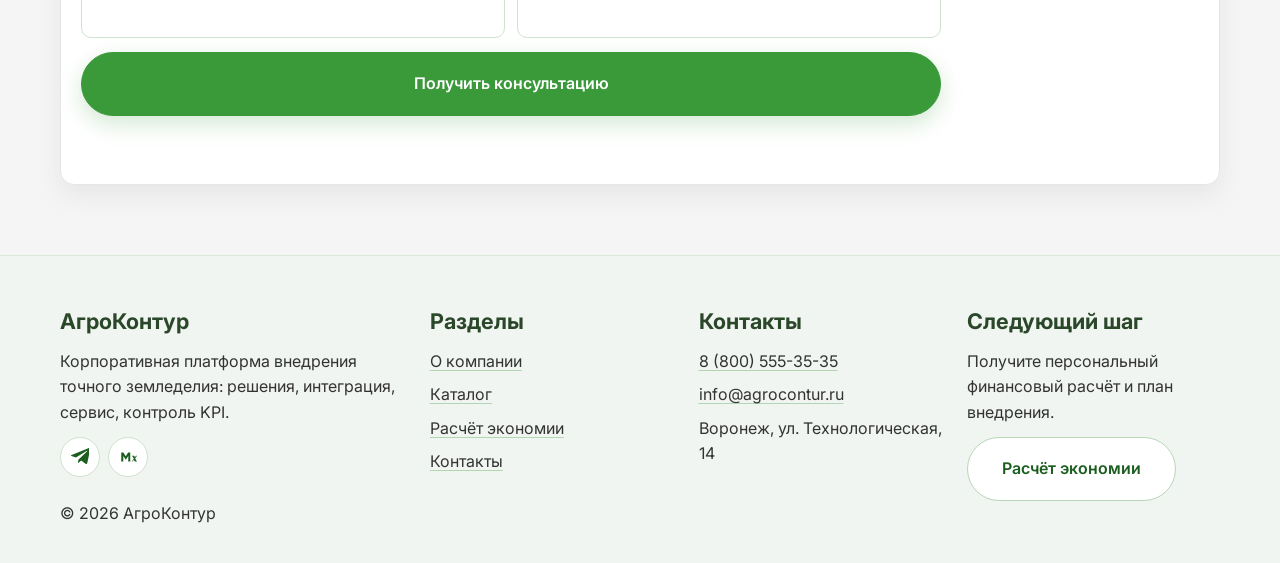
<file: product/index.html>
<!doctype html>
<html lang="ru"><head><meta charset="UTF-8"><meta name="viewport" content="width=device-width, initial-scale=1.0"><meta name="description" content="Карточка продукта точного земледелия."><title>AC Guide Pro — АгроКонтур</title><link rel="stylesheet" href="/css/main.css"></head>
<body data-page="catalog"><div data-include="header"></div><main>
<section class="story"><div class="container"><h1>AC Guide Pro</h1><p class="lead">Автопилот для хозяйств, которым нужна повторяемость качества и предсказуемая экономика операций.</p></div></section>
<section class="story alt"><div class="container"><div class="card-grid"><article class="card"><h3>Что решает</h3><ul><li>Снижает перекрытия.</li><li>Стабилизирует качество в смене.</li><li>Ускоряет работу механизатора.</li></ul></article><article class="card"><h3>Кому подходит</h3><ul><li>Хозяйствам от 2 000 га.</li><li>Парк с высокой сезонной загрузкой.</li><li>Командам с KPI по точности.</li></ul></article><article class="card"><h3>Совместимость</h3><ul><li>John Deere, Claas</li><li>Ростсельмаш, Case IH</li><li>New Holland</li></ul></article></div></div></section>
<section class="story"><div class="container"><article class="card"><h3>Комплектация</h3><p>Дисплей 12", GNSS-модуль, мотор, кабельный комплект, телематика.</p><h3>Характеристики</h3><div class="table-wrap"><table><tr><th>Параметр</th><th>Значение</th></tr><tr><td>Точность</td><td>2,5 см RTK</td></tr><tr><td>Рабочая скорость</td><td>до 28 км/ч</td></tr><tr><td>Секционный контроль</td><td>Да</td></tr></table></div><h3>Экономический эффект</h3><p>Пример внедрения 6 500 га: 3,1 млн ₽ экономии за сезон, окупаемость 8 месяцев.</p></article></div></section>
<section class="story alt"><div class="container"><article class="card"><h2>Подобрать под мою технику</h2>
<!-- Вставьте ваш Formspree endpoint -->
<form class="form" data-ajax-form="true" method="POST" action="https://formspree.io/f/XXXXXXXX"><div class="form-grid"><label>Компания<input name="company" required></label><label>Модель техники<input name="machine" required></label><label>Телефон<input name="phone" required></label><label>E-mail<input name="email" type="email"></label></div><button class="btn-primary" type="submit">Получить консультацию</button><p class="form-status"></p></form></article></div></section>
</main><div data-include="footer"></div><script src="/js/main.js" defer></script></body></html>
</file>
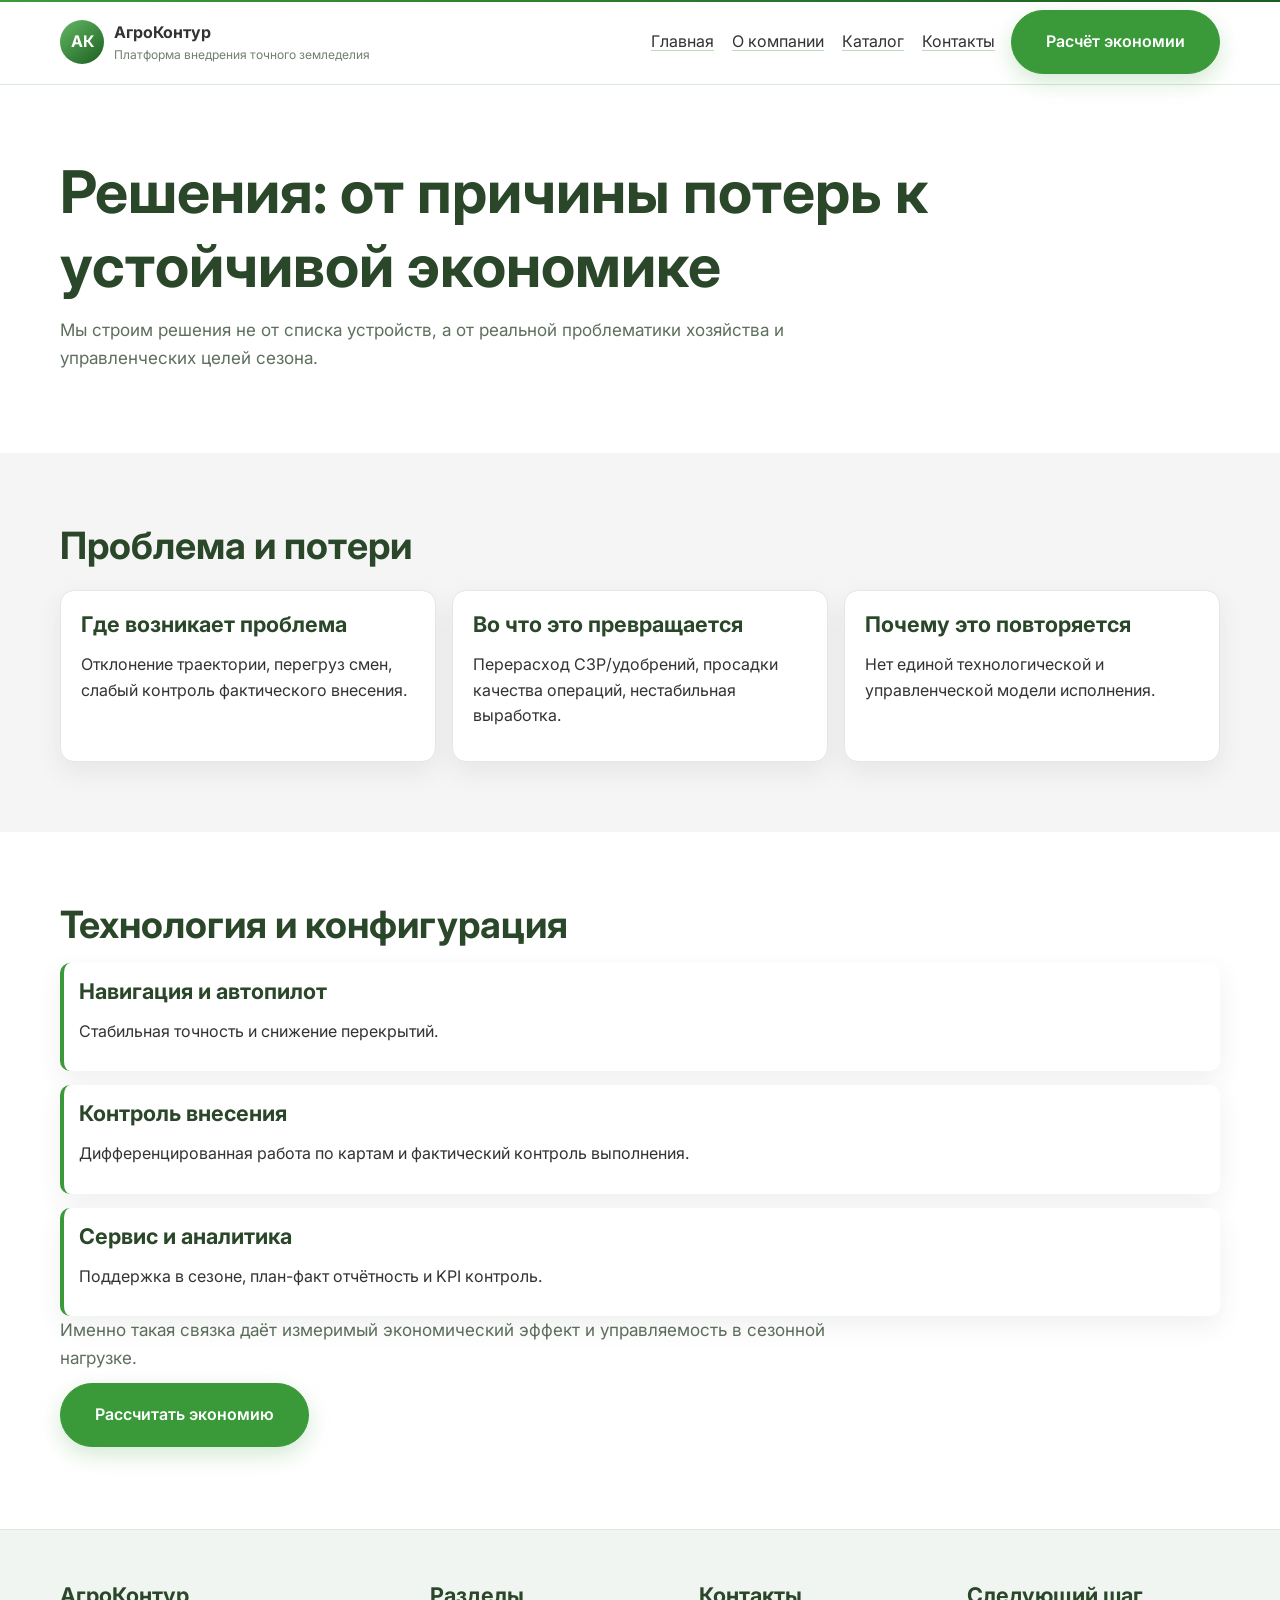
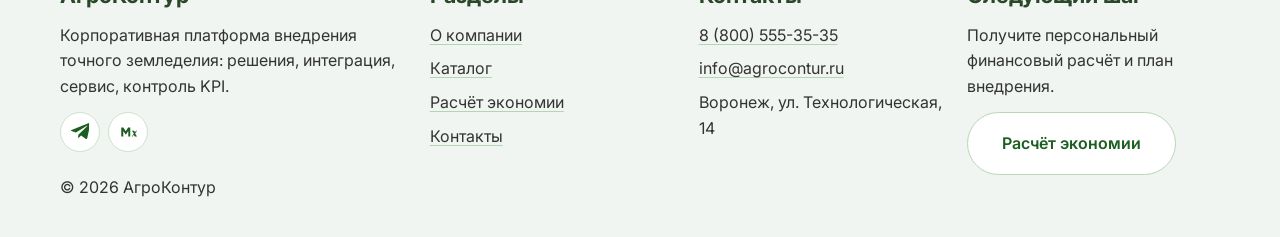
<file: solutions/index.html>
<!doctype html>
<html lang="ru">
<head><meta charset="UTF-8"><meta name="viewport" content="width=device-width, initial-scale=1.0"><meta name="description" content="Решения точного земледелия как цельная экспертная модель."><title>Решения — АгроКонтур</title><link rel="stylesheet" href="/css/main.css"></head>
<body data-page="home"><div data-include="header"></div><main>
<section class="story"><div class="container"><h1>Решения: от причины потерь к устойчивой экономике</h1><p class="lead">Мы строим решения не от списка устройств, а от реальной проблематики хозяйства и управленческих целей сезона.</p></div></section>
<section class="story alt"><div class="container"><h2>Проблема и потери</h2><div class="card-grid"><article class="card"><h3>Где возникает проблема</h3><p>Отклонение траектории, перегруз смен, слабый контроль фактического внесения.</p></article><article class="card"><h3>Во что это превращается</h3><p>Перерасход СЗР/удобрений, просадки качества операций, нестабильная выработка.</p></article><article class="card"><h3>Почему это повторяется</h3><p>Нет единой технологической и управленческой модели исполнения.</p></article></div></div></section>
<section class="story"><div class="container"><h2>Технология и конфигурация</h2><div class="timeline"><article><h3>Навигация и автопилот</h3><p>Стабильная точность и снижение перекрытий.</p></article><article><h3>Контроль внесения</h3><p>Дифференцированная работа по картам и фактический контроль выполнения.</p></article><article><h3>Сервис и аналитика</h3><p>Поддержка в сезоне, план-факт отчётность и KPI контроль.</p></article></div><p class="lead">Именно такая связка даёт измеримый экономический эффект и управляемость в сезонной нагрузке.</p><p><a class="btn-primary" href="/calc/">Рассчитать экономию</a></p></div></section>
</main><div data-include="footer"></div><script src="/js/main.js" defer></script></body></html>
</file>
<file: css/main.css>
@import url('https://fonts.googleapis.com/css2?family=Inter:wght@400;500;600;700;800&display=swap');

:root {
  --bg: #ffffff;
  --muted: #f5f5f5;
  --green: #3a9a3a;
  --green-dark: #1b5e20;
  --text: #333333;
  --border: #e6e6e6;
  --shadow: 0 10px 26px rgba(34, 69, 34, .08);
}

* { box-sizing: border-box; }
html, body {
  margin: 0;
  padding: 0;
  font-family: 'Inter', 'Roboto', sans-serif;
  color: var(--text);
  line-height: 1.6;
  background: var(--bg);
}

body::before {
  content: '';
  position: fixed;
  inset: 0;
  background-image: url('/assets/img/agro-pattern.svg');
  background-size: 700px;
  background-repeat: repeat;
  opacity: .06;
  filter: grayscale(1) saturate(0.2);
  pointer-events: none;
  z-index: -1;
}

a { color: inherit; text-decoration: none; }

.container { max-width: 1200px; margin: 0 auto; padding: 0 20px; }
.story { padding: 70px 0; }
.story.alt { background: var(--muted); }
main { overflow: hidden; }

h1, h2, h3 { margin: 0 0 14px; color: #2a472a; line-height: 1.25; }
h1 { font-size: clamp(2.05rem, 4.6vw, 3.8rem); }
h2 { font-size: clamp(1.55rem, 3vw, 2.35rem); }
h3 { font-size: clamp(1.12rem, 2.3vw, 1.35rem); }
p { margin: 0 0 12px; max-width: 76ch; }
.lead { font-size: 1.07rem; color: #5d6f5d; }

.site-header {
  position: sticky;
  top: 0;
  z-index: 120;
  background: rgba(255, 255, 255, .96);
  border-bottom: 1px solid #d7e9d7;
  transition: .25s ease;
}
.site-header::before {
  content: '';
  position: absolute;
  top: 0;
  left: 0;
  right: 0;
  height: 2px;
  background: linear-gradient(90deg, var(--green), var(--green-dark));
}
.site-header.is-shrink {
  backdrop-filter: blur(8px);
  box-shadow: 0 7px 20px rgba(34, 61, 34, .12);
}
.header-inner {
  min-height: 84px;
  display: flex;
  align-items: center;
  gap: 16px;
  transition: min-height .22s ease;
}
.site-header.is-shrink .header-inner { min-height: 68px; }

.brand { display: flex; align-items: center; gap: 10px; }
.brand-mark {
  width: 44px;
  height: 44px;
  border-radius: 50%;
  display: grid;
  place-items: center;
  color: #fff;
  font-weight: 700;
  background: linear-gradient(140deg, #64b964, var(--green-dark));
}
.brand-text { display: grid; }
.brand-text small { color: #708170; font-size: .75rem; }

.site-nav { display: flex; gap: 18px; margin-left: auto; }
.link-inline, .site-nav a, .footer-links a {
  text-decoration: underline;
  text-decoration-color: rgba(58, 154, 58, .35);
  text-underline-offset: 3px;
  transition: color .2s ease, text-decoration-color .2s ease;
}
.link-inline:hover, .site-nav a:hover, .site-nav a.active, .footer-links a:hover {
  color: var(--green-dark);
  text-decoration-color: var(--green-dark);
}

.btn-primary, .btn-secondary {
  min-height: 58px;
  padding: 18px 34px;
  border-radius: 38px;
  display: inline-flex;
  align-items: center;
  justify-content: center;
  font-size: 16px;
  font-weight: 600;
  transition: .22s ease;
}
.btn-primary {
  border: 1px solid var(--green);
  background: var(--green);
  color: #fff;
  box-shadow: 0 8px 22px rgba(58, 154, 58, .22);
}
.btn-primary:hover {
  background: var(--green-dark);
  transform: translateY(-2px);
  box-shadow: 0 14px 24px rgba(27, 94, 32, .2);
}
.btn-secondary {
  border: 1px solid #b8d6b8;
  background: #fff;
  color: var(--green-dark);
}
.btn-secondary:hover { transform: translateY(-2px); box-shadow: var(--shadow); }

.menu-toggle { display: none; }

.hero {
  min-height: calc(100vh - 84px);
  display: grid;
  align-items: center;
  color: #fff;
  position: relative;
  background: url('https://images.unsplash.com/photo-1500382017468-9049fed747ef?auto=format&fit=crop&w=2400&q=80') center/cover no-repeat;
  overflow: hidden;
}
.hero::before {
  content: '';
  position: absolute;
  inset: 0;
  background: linear-gradient(to bottom, rgba(0, 0, 0, .35), rgba(0, 0, 0, .7));
  z-index: 1;
}
.hero::after {
  content: '';
  position: absolute;
  inset: -2%;
  background: inherit;
  transform: scale(1.03);
  animation: heroZoom 14s ease-in-out infinite alternate;
  z-index: 0;
}
.hero .container { position: relative; z-index: 2; }
.hero h1, .hero .lead, .hero .hero-actions { opacity: 0; transform: translateY(16px); animation: fadeUp .8s ease forwards; }
.hero h1 { color: #fff; }
.hero .lead { animation-delay: .2s; color: #edf5ed; }
.hero .hero-actions { animation-delay: .4s; margin-top: 8px; display: flex; flex-wrap: wrap; gap: 12px; }

.card-grid, .metric-grid, .result-grid {
  margin-top: 20px;
  display: grid;
  grid-template-columns: repeat(3, minmax(0, 1fr));
  gap: 16px;
}

.card, .panel {
  background: #fff;
  border: 1px solid var(--border);
  border-radius: 14px;
  box-shadow: var(--shadow);
  padding: 20px;
  transition: .25s ease;
}
.card:hover, .panel:hover {
  transform: translateY(-4px);
  box-shadow: 0 16px 30px rgba(35, 62, 35, .12);
}

.metric { font-size: 2rem; font-weight: 700; color: var(--green-dark); margin: 0 0 8px; }
.icon-circle {
  width: 44px;
  height: 44px;
  border-radius: 50%;
  display: grid;
  place-items: center;
  background: #ecf7ec;
  border: 1px solid #d3e8d3;
  color: var(--green-dark);
  font-weight: 700;
  margin-bottom: 10px;
}

.timeline { display: grid; gap: 14px; margin-top: 14px; }
.timeline article {
  background: #fff;
  border-left: 4px solid var(--green);
  border-radius: 10px;
  box-shadow: var(--shadow);
  padding: 15px;
}

.table-wrap { overflow: auto; }
table { width: 100%; border-collapse: collapse; }
th, td { border-bottom: 1px solid var(--border); padding: 12px; text-align: left; }

.form { max-width: 860px; display: grid; gap: 14px; }
.form-grid { display: grid; grid-template-columns: repeat(2, minmax(0,1fr)); gap: 12px; }
.form label { display: grid; gap: 6px; font-weight: 500; }
input, select, textarea, button {
  width: 100%;
  border: 1px solid #cee3ce;
  border-radius: 10px;
  padding: 14px;
  background: #fff;
  color: var(--text);
  font: inherit;
}
button { cursor: pointer; }
.form-status { min-height: 22px; font-size: .95rem; }
.form-status.success { color: var(--green-dark); }
.form-status.error { color: #a13a3a; }

.calc-result {
  margin-top: 16px;
  background: #f7fbf7;
  border: 1px solid #dcefdc;
  border-radius: 12px;
  padding: 16px;
}
.result-item {
  background: #fff;
  border: 1px solid var(--border);
  border-radius: 10px;
  padding: 12px;
}
.result-item strong { color: var(--green-dark); font-size: 1.2rem; }

.acc-list { display: grid; gap: 14px; margin-top: 18px; }
.acc-item {
  background: #fff;
  border: 1px solid var(--border);
  border-radius: 12px;
  box-shadow: var(--shadow);
  overflow: hidden;
}
.acc-trigger {
  min-height: 62px;
  border: 0;
  background: #fff;
  text-align: left;
  padding: 16px 18px;
  font-weight: 600;
}
.acc-content { display: none; padding: 0 18px 18px; }
.acc-item.open .acc-content { display: block; }

.quiz-wrap { display: grid; gap: 14px; }
.quiz-progress { height: 8px; border-radius: 999px; background: #eaf1ea; overflow: hidden; }
.quiz-progress > span { display: block; height: 100%; width: 0; background: var(--green); transition: width .3s ease; }
.quiz-step { display: none; }
.quiz-step.active { display: block; }
.quiz-nav { display: flex; gap: 10px; flex-wrap: wrap; }

.site-footer {
  background: #f1f5f1;
  border-top: 1px solid #dde8dd;
  padding: 52px 0 24px;
}
.footer-grid { display: grid; grid-template-columns: 1.4fr 1fr 1fr 1fr; gap: 16px; }
.footer-links, .site-footer ul { list-style: none; margin: 0; padding: 0; display: grid; gap: 8px; }
.socials { display: flex; gap: 8px; margin-top: 8px; }
.socials a {
  width: 40px;
  height: 40px;
  border-radius: 50%;
  display: grid;
  place-items: center;
  border: 1px solid #cde2cd;
  background: #fff;
  color: var(--green-dark);
  transition: .2s ease;
}
.socials a:hover { transform: translateY(-2px); background: var(--green); color: #fff; }
.socials svg { width: 18px; height: 18px; }

.mobile-cta { display: none; position: fixed; left: 12px; right: 12px; bottom: 10px; z-index: 99; }

.reveal { opacity: 0; transform: translateY(20px); transition: opacity .65s ease, transform .65s ease; }
.reveal.is-visible { opacity: 1; transform: translateY(0); }

@keyframes fadeUp { to { opacity: 1; transform: translateY(0); } }
@keyframes heroZoom { from { transform: scale(1.02);} to { transform: scale(1.08);} }

@media (max-width: 1024px) {
  .card-grid, .metric-grid, .result-grid { grid-template-columns: repeat(2, minmax(0, 1fr)); }
  .footer-grid { grid-template-columns: repeat(2, minmax(0,1fr)); }
}

@media (max-width: 768px) {
  .story { padding: 56px 0; }
  .site-nav {
    display: none;
    position: absolute;
    top: 68px;
    left: 20px;
    right: 20px;
    background: #fff;
    border: 1px solid var(--border);
    border-radius: 12px;
    box-shadow: var(--shadow);
    padding: 14px;
    flex-direction: column;
  }
  .site-nav.is-open { display: flex; }
  .menu-toggle {
    display: inline-flex;
    width: 44px;
    height: 44px;
    margin-left: auto;
    align-items: center;
    justify-content: center;
    border: 1px solid #cde3cd;
    background: #fff;
    border-radius: 10px;
  }
  .header-cta { display: none; }
  .card-grid, .metric-grid, .result-grid, .form-grid, .footer-grid { grid-template-columns: 1fr; }
  .btn-primary, .btn-secondary { width: 100%; }
  .mobile-cta { display: block; }
  body { padding-bottom: 84px; }
}

@media (max-width: 480px) {
  html, body { font-size: 15px; }
  .container { padding: 0 16px; }
  .hero { min-height: 78vh; }
}
</file>
